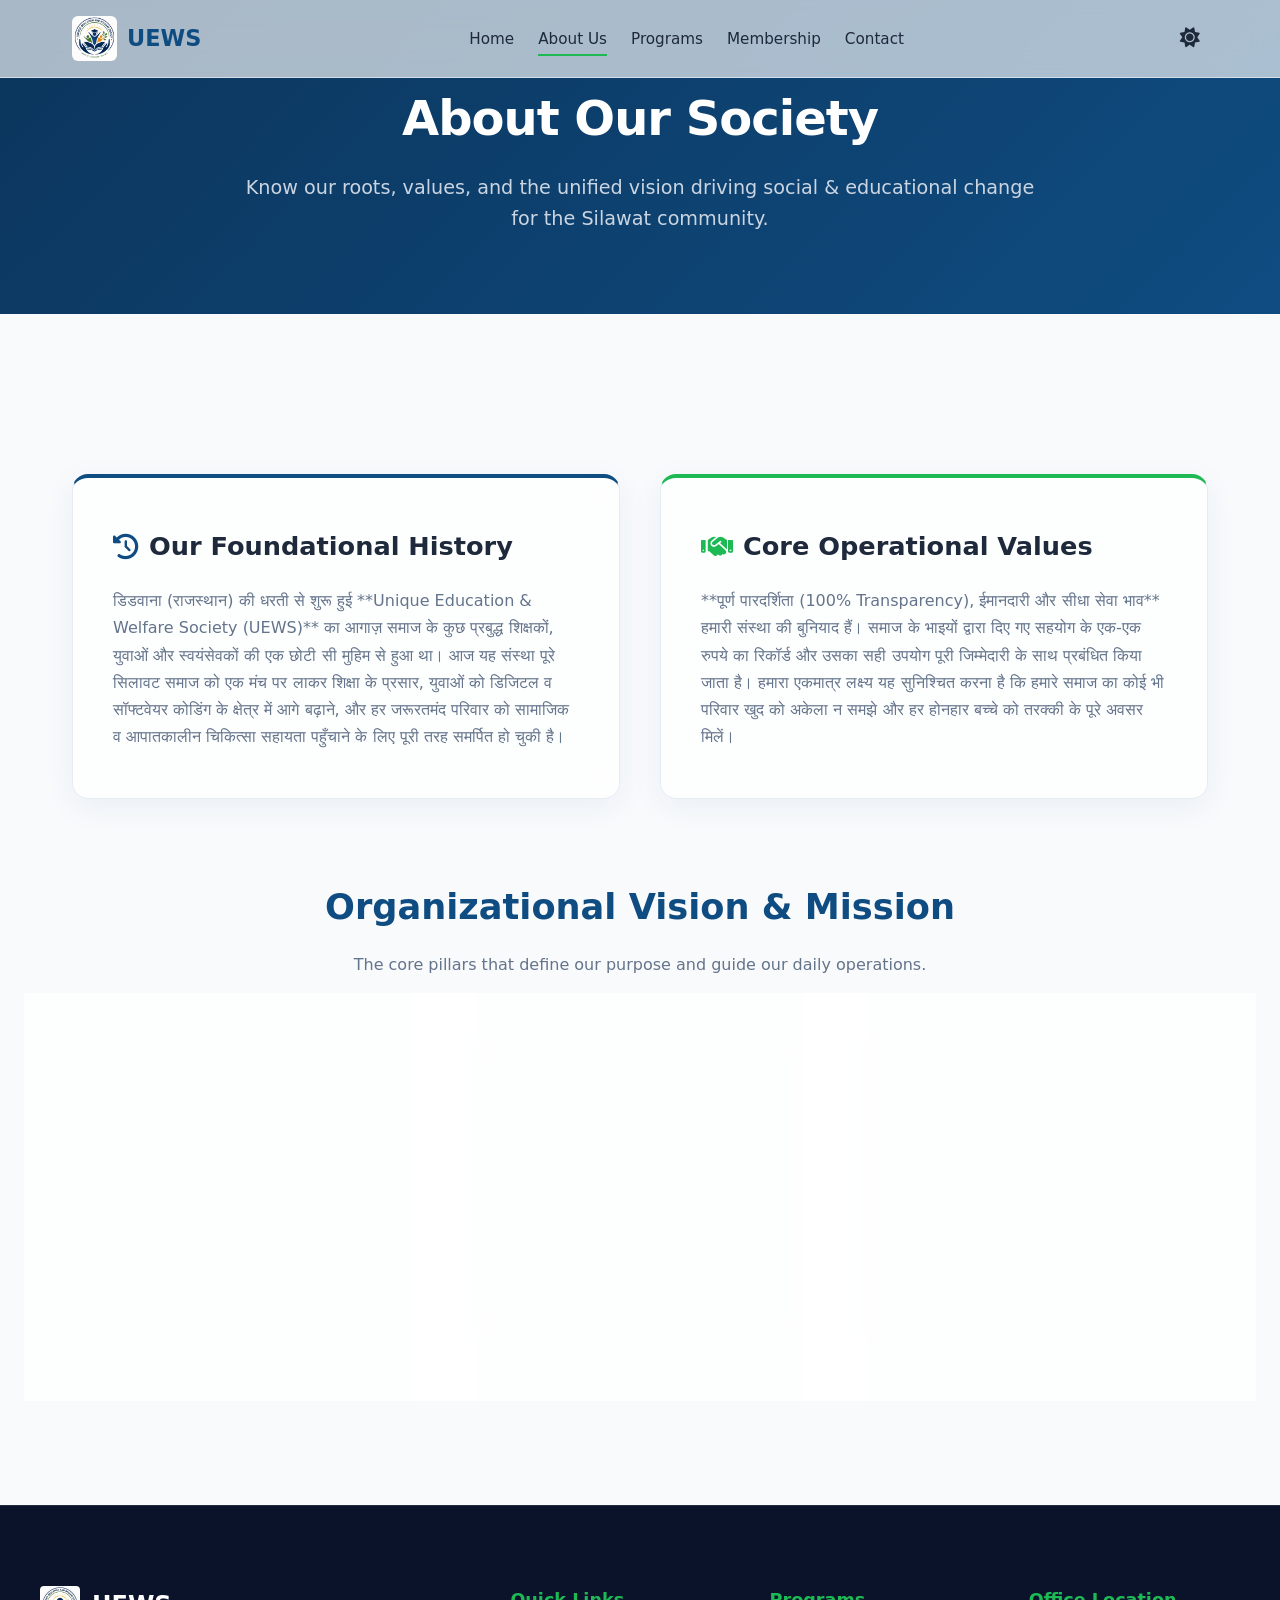
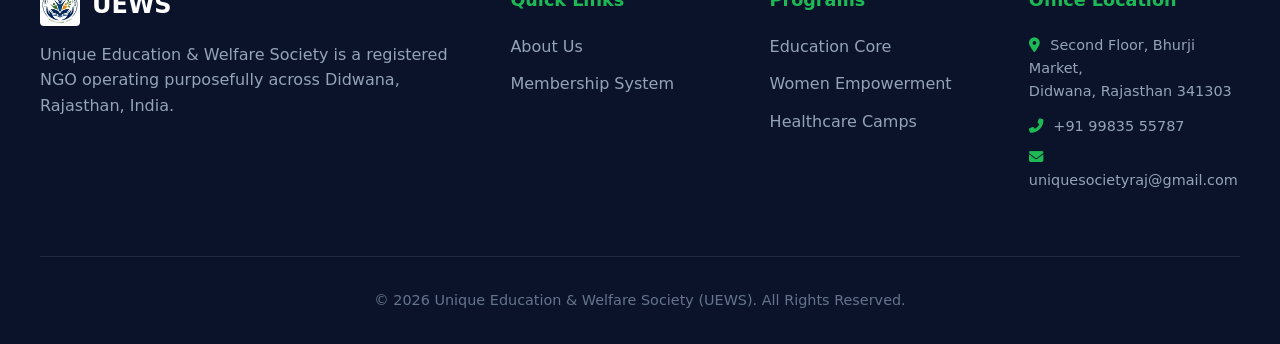
<file: about.html>
<!DOCTYPE html>
<html lang="en" data-theme="light">
<head>
    <meta charset="UTF-8">
    <meta name="viewport" content="width=device-width, initial-scale=1.0">
        <!-- Google tag (gtag.js) -->
<script async src="https://www.googletagmanager.com/gtag/js?id=G-8P75WFD43E"></script>
<script>
  window.dataLayer = window.dataLayer || [];
  function gtag(){dataLayer.push(arguments);}
  gtag('js', new Date());

  gtag('config', 'G-8P75WFD43E');
</script>
    <title>About Us | Unique Education & Welfare Society (UEWS)</title>
    <meta name="description" content="Discover the structural history, core pillars, corporate management team, and localized socio-economic vision framework of UEWS in Didwana.">
    <link rel="stylesheet" href="style.css">
    <link rel="stylesheet" href="https://cdnjs.cloudflare.com/ajax/libs/font-awesome/6.4.0/css/all.min.css">

    <link rel="icon" type="image/png" sizes="32x32" href="asset/cropped_circle_image.png">
    <link rel="icon" type="image/png" sizes="16x16" href="asset/cropped_circle_image.png">
    <link rel="apple-touch-icon" sizes="180x180" href="asset/cropped_circle_image.png">
</head>
<body>

<nav class="navbar">
        <div class="nav-container">
            <a href="index.html" class="brand" style="display: flex; align-items: center; gap: 10px;">
                <img src="/asset/uews-logo.png" alt="UEWS Logo" style="height: 45px; width: auto; border-radius: 6px; object-fit: cover;">
                <span style="font-weight: 700; color: var(--primary);">UEWS</span>
            </a>
            
            <ul class="nav-menu" id="navMenu">
                <li><a href="index.html" class="nav-link ">Home</a></li>
                <li><a href="about.html" class="nav-link active">About Us</a></li>
                <li><a href="programs.html" class="nav-link">Programs</a></li>
                <li><a href="membership.html" class="nav-link">Membership</a></li>
                <!-- <li><a href="blood-donation.html" class="nav-link">Blood Bank</a></li> -->
                <!-- <li><a href="gallery.html" class="nav-link">Gallery</a></li> -->
                <li><a href="contact.html" class="nav-link">Contact</a></li>
            </ul>
            <div class="nav-actions">
                <button id="themeToggle" class="theme-toggle" aria-label="Toggle Theme"><i class="fas fa-sun"></i></button>
                <button id="navToggle" class="nav-toggle" aria-label="Open Navigation Menu"><i class="fas fa-bars"></i></button>
            </div>
        </div>
    </nav>

    <div style="background: linear-gradient(135deg, #0B355C 0%, #0F4C81 100%); color: #ffffff; padding: 5rem 1rem; text-align: center; margin-bottom: 4rem;">
        <div style="max-width: 800px; margin: 0 auto;">
            <h1 style="font-size: 3rem; font-weight: 800; margin: 0 0 1rem 0; letter-spacing: -1px;">About Our Society</h1>
            <p style="color: #cbd5e1; font-size: 1.2rem; line-height: 1.6; margin: 0; font-weight: 400;">
                Know our roots, values, and the unified vision driving social & educational change for the Silawat community.
            </p>
        </div>
    </div>

    <main class="container">
        
        <section class="grid-2" style="margin-bottom: 5rem; gap: 2.5rem; align-items: stretch;">
            <div class="glass-panel about-story-card" style="padding: 3rem 2.5rem; border-radius: 16px; border-top: 4px solid var(--primary); background: var(--bg-card); transition: all 0.3s ease;">
            <h2 style="font-size: 1.6rem; font-weight: 800; margin-top: 0; margin-bottom: 1.25rem; display: flex; align-items: center; gap: 10px;">
    <i class="fas fa-history" style="color: var(--primary);"></i> Our Foundational History
</h2>
                <p style="color: var(--text-muted); font-size: 1rem; line-height: 1.7; margin: 0;">
                    डिडवाना (राजस्थान) की धरती से शुरू हुई **Unique Education & Welfare Society (UEWS)** का आगाज़ समाज के कुछ प्रबुद्ध शिक्षकों, युवाओं और स्वयंसेवकों की एक छोटी सी मुहिम से हुआ था। आज यह संस्था पूरे सिलावट समाज को एक मंच पर लाकर शिक्षा के प्रसार, युवाओं को डिजिटल व सॉफ्टवेयर कोडिंग के क्षेत्र में आगे बढ़ाने, और हर जरूरतमंद परिवार को सामाजिक व आपातकालीन चिकित्सा सहायता पहुँचाने के लिए पूरी तरह समर्पित हो चुकी है।
                </p>
            </div>
            
            <div class="glass-panel about-story-card" style="padding: 3rem 2.5rem; border-radius: 16px; border-top: 4px solid var(--secondary); background: var(--bg-card); transition: all 0.3s ease;">
       <h2 style="font-size: 1.6rem; font-weight: 800; margin-top: 0; margin-bottom: 1.25rem; display: flex; align-items: center; gap: 10px;">
    <i class="fas fa-handshake" style="color: var(--secondary);"></i> Core Operational Values
</h2>
                <p style="color: var(--text-muted); font-size: 1rem; line-height: 1.7; margin: 0;">
                    **पूर्ण पारदर्शिता (100% Transparency), ईमानदारी और सीधा सेवा भाव** हमारी संस्था की बुनियाद हैं। समाज के भाइयों द्वारा दिए गए सहयोग के एक-एक रुपये का रिकॉर्ड और उसका सही उपयोग पूरी जिम्मेदारी के साथ प्रबंधित किया जाता है। हमारा एकमात्र लक्ष्य यह सुनिश्चित करना है कि हमारे समाज का कोई भी परिवार खुद को अकेला न समझे और हर होनहार बच्चे को तरक्की के पूरे अवसर मिलें।
                </p>
            </div>
        </section>

        <section style="margin-bottom: 6rem;">
            <h2 class="section-title" style="font-size: 2.2rem; font-weight: 800;">Organizational Vision & Mission</h2>
            <p class="section-subtitle" style="margin-bottom: 3.5rem;">The core pillars that define our purpose and guide our daily operations.</p>
            
            <div class="grid-3" style="gap: 2rem;">
                <div class="glass-panel vision-hover-card" style="padding: 3rem 2rem; text-align: center; border-radius: 16px; background: var(--bg-card); transition: all 0.3s ease; border: 1px solid #e2e8f0;">
                    <div style="background: rgba(15,76,129,0.08); width: 70px; height: 70px; border-radius: 50%; display: flex; align-items: center; justify-content: center; margin: 0 auto 1.5rem;">
                        <i class="fas fa-bullseye" style="font-size: 2rem; color: var(--primary);"></i>
                    </div>
<h3 style="font-size: 1.35rem; font-weight: 800; margin-bottom: 0.75rem;">Our Mission</h3>
                    <p style="color: var(--text-muted); font-size: 0.95rem; line-height: 1.6; margin: 0;">
                        शिक्षा की कमी को दूर करना, समाज के गरीब व असहाय परिवारों की हर संभव सामाजिक मदद करना, और एक मजबूत इमरजेंसी नेटवर्क तैयार करना।
                    </p>
                </div>

                <div class="glass-panel vision-hover-card" style="padding: 3rem 2rem; text-align: center; border-radius: 16px; background: var(--bg-card); transition: all 0.3s ease; border: 1px solid #e2e8f0;">
                    <div style="background: rgba(29,185,84,0.08); width: 70px; height: 70px; border-radius: 50%; display: flex; align-items: center; justify-content: center; margin: 0 auto 1.5rem;">
                        <i class="fas fa-eye" style="font-size: 2rem; color: var(--secondary);"></i>
                    </div>
<h3 style="font-size: 1.35rem; font-weight: 800; margin-bottom: 0.75rem;">Our Vision</h3>
                    <p style="color: var(--text-muted); font-size: 0.95rem; line-height: 1.6; margin: 0;">
                        एक ऐसा आत्मनिर्भर सिलावट समाज बनाना, जहाँ तकनीकी व आधुनिक स्किल्स (जैसे सॉफ्टवेयर और आईटी) हर युवा तक पहुँचें और समाज सशक्त बने।
                    </p>
                </div>

                <div class="glass-panel vision-hover-card" style="padding: 3rem 2rem; text-align: center; border-radius: 16px; background: var(--bg-card); transition: all 0.3s ease; border: 1px solid #e2e8f0;">
                    <div style="background: rgba(244,180,0,0.08); width: 70px; height: 70px; border-radius: 50%; display: flex; align-items: center; justify-content: center; margin: 0 auto 1.5rem;">
                        <i class="fas fa-shield-alt" style="font-size: 2rem; color: var(--accent);"></i>
                    </div>
<h3 style="font-size: 1.35rem; font-weight: 800; margin-bottom: 0.75rem;">Core Objectives</h3>
                    <p style="color: var(--text-muted); font-size: 0.95rem; line-height: 1.6; margin: 0;">
                        100% साक्षरता हासिल करना, आपातकाल के लिए रक्तदाताओं (Blood Donors) की डायरेक्टरी बनाना, और महिलाओं को आत्मनिर्भर बनाना।
                    </p>
                </div>
            </div>
        </section>

    </main>
<footer class="footer">
        <div class="footer-grid">
            <div class="footer-brand">
                <div style="display: flex; align-items: center; gap: 12px; margin-bottom: 1rem;">
                    <img src="/asset/uews-logo.png" alt="UEWS Logo" style="height: 40px; width: auto; border-radius: 4px; object-fit: cover;">
                    <h4 style="margin: 0; font-size: 1.5rem; color: #ffffff;">UEWS</h4>
                </div>
                <p style="color: #94A3B8; margin-top: 0.5rem;">Unique Education & Welfare Society is a registered NGO operating purposefully across Didwana, Rajasthan, India.</p>
            </div>
            <div class="footer-col">
                <h5>Quick Links</h5>
                <ul>
                    <li><a href="about.html">About Us</a></li>
                    <li><a href="membership.html">Membership System</a></li>
                </ul>
            </div>
            <div class="footer-col">
                <h5>Programs</h5>
                <ul>
                    <li><a href="programs.html">Education Core</a></li>
                    <li><a href="programs.html">Women Empowerment</a></li>
                    <li><a href="programs.html">Healthcare Camps</a></li>
                </ul>
            </div>
            
            <div class="footer-col">
                <h5>Office Location</h5>
                <p style="color: #94A3B8; font-size: 0.9rem; margin-bottom: 0.75rem;">
                    <i class="fas fa-map-marker-alt" style="color: var(--secondary); margin-right: 6px;"></i> Second Floor, Bhurji Market,<br>Didwana, Rajasthan 341303
                </p>
                <p style="margin-bottom: 0.5rem; font-size: 0.9rem;">
                    <a href="tel:+919983555787" style="color: #94A3B8; text-decoration: none; transition: color 0.3s;" onmouseover="this.style.color='var(--secondary)'" onmouseout="this.style.color='#94A3B8'">
                        <i class="fas fa-phone-alt" style="color: var(--secondary); margin-right: 6px;"></i> +91 99835 55787
                    </a>
                </p>
                <p style="font-size: 0.9rem;">
                    <a href="mailto:uniquesocietyraj@gmail.com" style="color: #94A3B8; text-decoration: none; transition: color 0.3s;" onmouseover="this.style.color='var(--secondary)'" onmouseout="this.style.color='#94A3B8'">
                        <i class="fas fa-envelope" style="color: var(--secondary); margin-right: 6px;"></i> uniquesocietyraj@gmail.com
                    </a>
                </p>
            </div>
        </div>
        <div class="footer-bottom">
            <p>&copy; 2026 Unique Education & Welfare Society (UEWS). All Rights Reserved.</p>
        </div>
    </footer>

    <script src="script.js"></script>
</body>
</html>
</file>
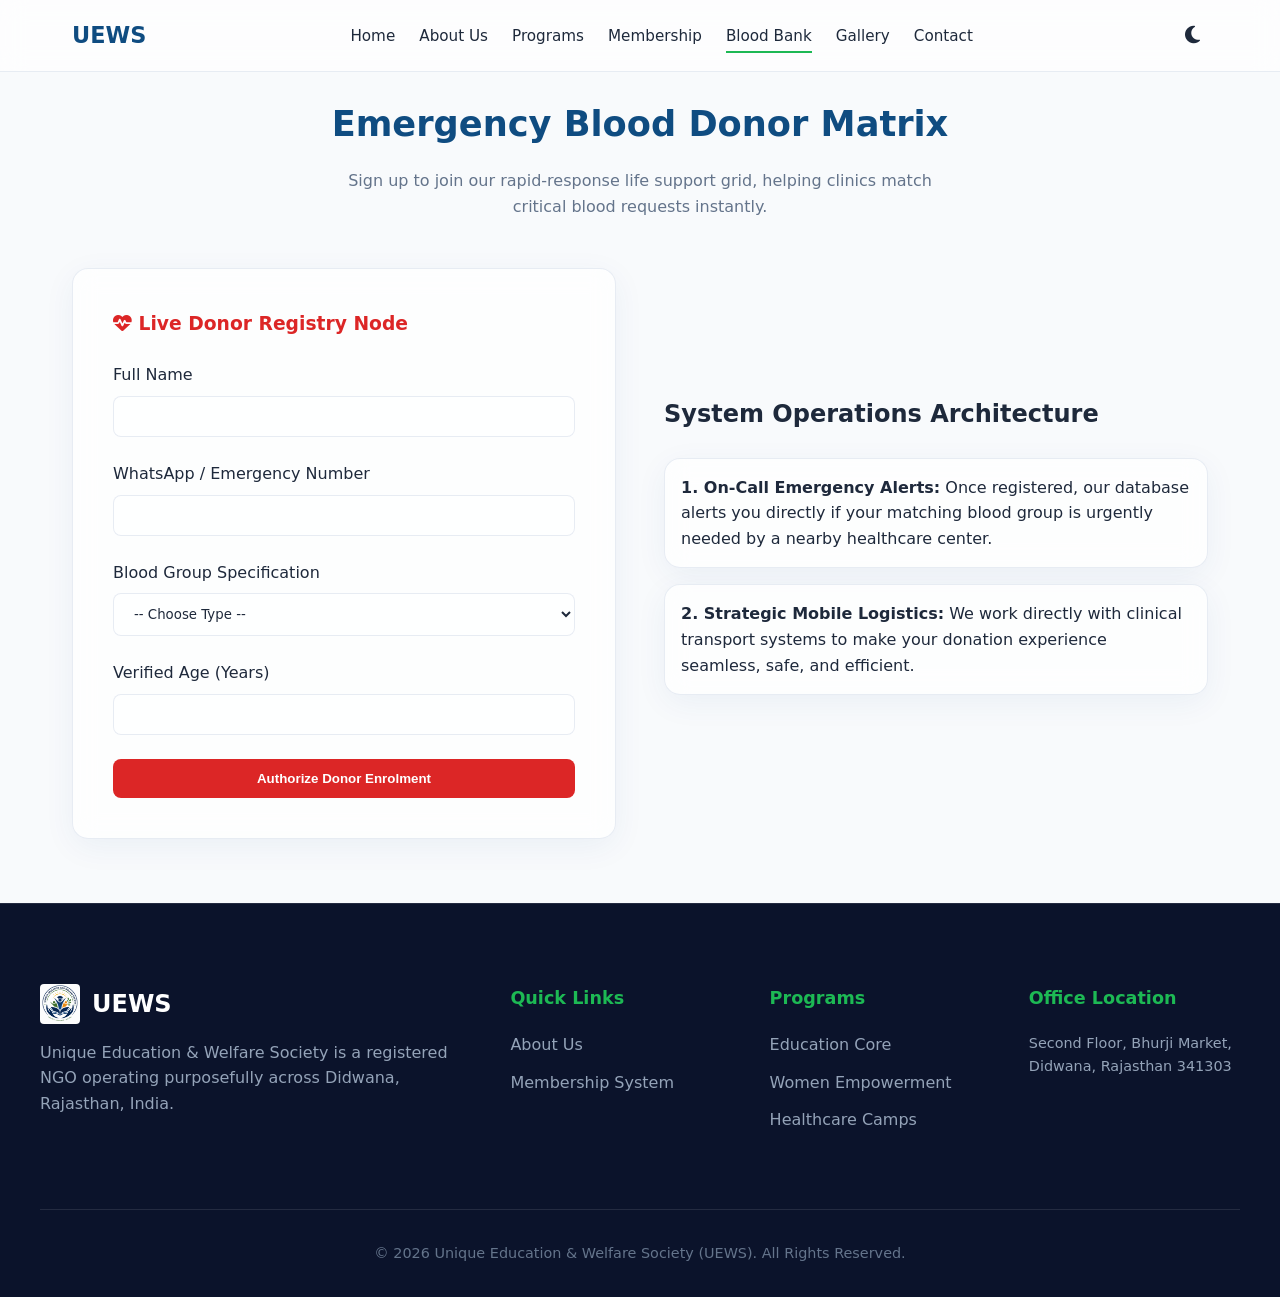
<file: blood-donation.html>
<!DOCTYPE html>
<html lang="en" data-theme="light">
<head>
    <meta charset="UTF-8">
    <meta name="viewport" content="width=device-width, initial-scale=1.0">
    <title>Emergency Blood Donor Network | UEWS Didwana</title>
    <meta name="description" content="Register as an authorized emergency blood donor. Bridge resource gaps instantly for clinical setups in the Nagaur district grid.">
    <link rel="stylesheet" href="style.css">
    <link rel="stylesheet" href="https://cdnjs.cloudflare.com/ajax/libs/font-awesome/6.4.0/css/all.min.css">
</head>
<body>

    <nav class="navbar">
        <div class="nav-container">
            <a href="index.html" class="brand">UEWS</a>
            <ul class="nav-menu" id="navMenu">
                <li><a href="index.html" class="nav-link">Home</a></li>
                <li><a href="about.html" class="nav-link">About Us</a></li>
                <li><a href="programs.html" class="nav-link">Programs</a></li>
                <li><a href="membership.html" class="nav-link">Membership</a></li>
                <li><a href="blood-donation.html" class="nav-link active">Blood Bank</a></li>
                <li><a href="gallery.html" class="nav-link">Gallery</a></li>
                <li><a href="contact.html" class="nav-link">Contact</a></li>
            </ul>
            <div class="nav-actions">
                <button id="themeToggle" class="theme-toggle"><i class="fas fa-moon"></i></button>
                <button id="navToggle" class="nav-toggle"><i class="fas fa-bars"></i></button>
            </div>
        </div>
    </nav>

    <main class="container">
        <h1 class="section-title">Emergency Blood Donor Matrix</h1>
        <p class="section-subtitle">Sign up to join our rapid-response life support grid, helping clinics match critical blood requests instantly.</p>

        <div class="grid-2">
            <div class="glass-panel" style="padding: 2.5rem;">
                <h3 style="margin-bottom: 1.5rem; color: #DC2626;"><i class="fas fa-heartbeat"></i> Live Donor Registry Node</h3>
                <form class="uews-form" data-lead-type="Blood Donor Request">
                    <div class="form-group">
                        <label for="donorName">Full Name</label>
                        <input type="text" id="donorName" name="name" class="form-control" required>
                    </div>
                    <div class="form-group">
                        <label for="donorPhone">WhatsApp / Emergency Number</label>
                        <input type="tel" id="donorPhone" name="phone" class="form-control" required>
                    </div>
                    <div class="form-group">
                        <label for="donorGroup">Blood Group Specification</label>
                        <select id="donorGroup" name="blood_group" class="form-control" required>
                            <option value="">-- Choose Type --</option>
                            <option value="A+">A+</option>
                            <option value="A-">A-</option>
                            <option value="B+">B+</option>
                            <option value="B-">B-</option>
                            <option value="O+">O+</option>
                            <option value="O-">O-</option>
                            <option value="AB+">AB+</option>
                            <option value="AB-">AB-</option>
                        </select>
                    </div>
                    <div class="form-group">
                        <label for="donorAge">Verified Age (Years)</label>
                        <input type="number" id="donorAge" name="age" class="form-control" min="18" max="65" required>
                    </div>
                    <button type="submit" class="btn btn-secondary" style="width: 100%; background: #DC2626;">Authorize Donor Enrolment</button>
                </form>
            </div>

            <div>
                <h2 style="margin-bottom: 1.5rem;">System Operations Architecture</h2>
                <div style="margin-bottom: 1rem;" class="glass-panel padding-box">
                    <p style="padding:1rem;"><strong>1. On-Call Emergency Alerts:</strong> Once registered, our database alerts you directly if your matching blood group is urgently needed by a nearby healthcare center.</p>
                </div>
                <div style="margin-bottom: 1rem;" class="glass-panel padding-box">
                    <p style="padding:1rem;"><strong>2. Strategic Mobile Logistics:</strong> We work directly with clinical transport systems to make your donation experience seamless, safe, and efficient.</p>
                </div>
            </div>
        </div>
    </main>

   <footer class="footer">
        <div class="footer-grid">
            <div class="footer-brand">
                <div style="display: flex; align-items: center; gap: 12px; margin-bottom: 1rem;">
                    <img src="/asset/uews-logo.png" alt="UEWS Logo" style="height: 40px; width: auto; border-radius: 4px; object-fit: cover;">
                    <h4 style="margin: 0; font-size: 1.5rem; color: #ffffff;">UEWS</h4>
                </div>
                <p style="color: #94A3B8; margin-top: 0.5rem;">Unique Education & Welfare Society is a registered NGO operating purposefully across Didwana, Rajasthan, India.</p>
            </div>
            <div class="footer-col">
                <h5>Quick Links</h5>
                <ul>
                    <li><a href="about.html">About Us</a></li>
                    <li><a href="membership.html">Membership System</a></li>
                </ul>
            </div>
            <div class="footer-col">
                <h5>Programs</h5>
                <ul>
                    <li><a href="programs.html">Education Core</a></li>
                    <li><a href="programs.html">Women Empowerment</a></li>
                    <li><a href="programs.html">Healthcare Camps</a></li>
                </ul>
            </div>
            <div class="footer-col">
                <h5>Office Location</h5>
                <p style="color: #94A3B8; font-size: 0.9rem;">Second Floor, Bhurji Market,<br>Didwana, Rajasthan 341303</p>
            </div>
        </div>
        <div class="footer-bottom">
            <p>&copy; 2026 Unique Education & Welfare Society (UEWS). All Rights Reserved.</p>
        </div>
    </footer>

    <script src="script.js"></script>
</body>
</html>
</file>
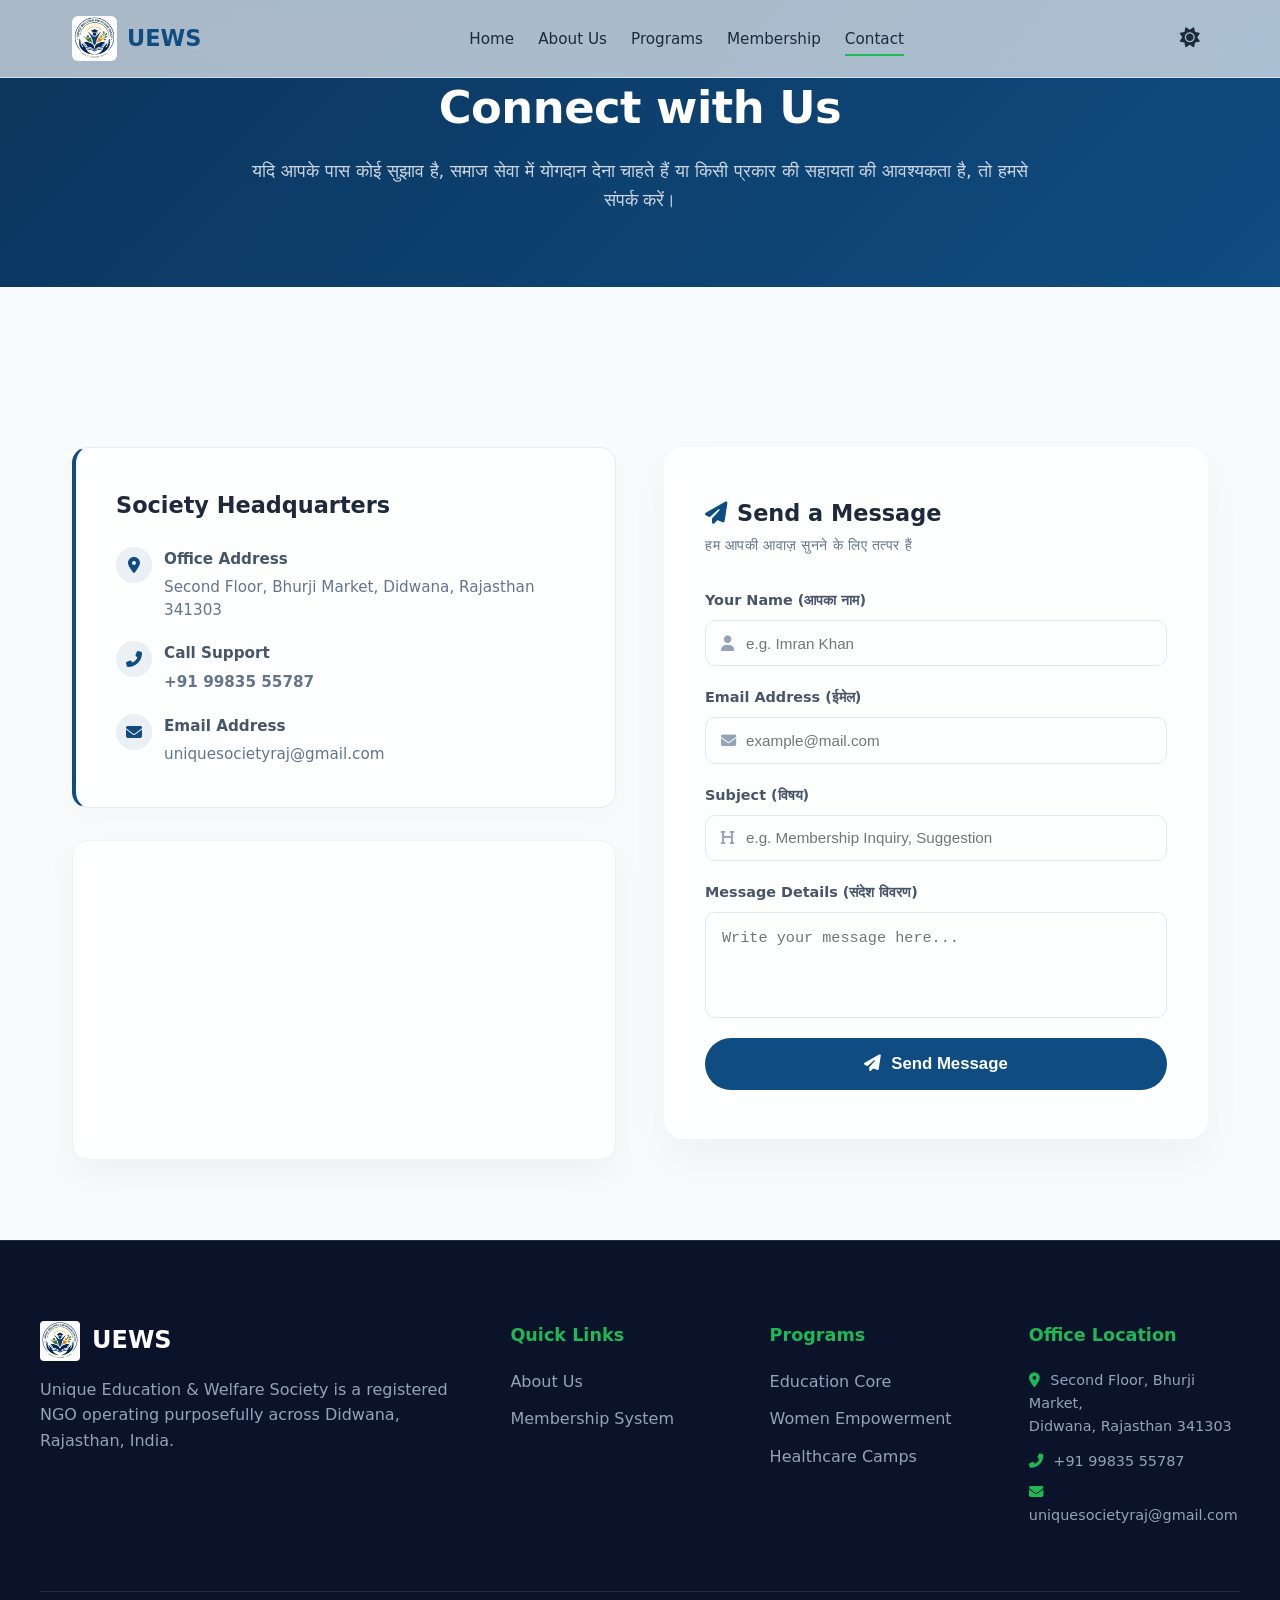
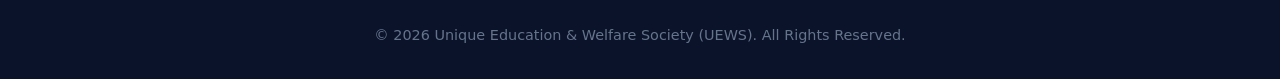
<file: contact.html>
<!DOCTYPE html>
<html lang="en" data-theme="light">
<head>
    <meta charset="UTF-8">
    <meta name="viewport" content="width=device-width, initial-scale=1.0">
        <!-- Google tag (gtag.js) -->
<script async src="https://www.googletagmanager.com/gtag/js?id=G-8P75WFD43E"></script>
<script>
  window.dataLayer = window.dataLayer || [];
  function gtag(){dataLayer.push(arguments);}
  gtag('js', new Date());

  gtag('config', 'G-8P75WFD43E');
</script>
    <title>Contact Us & Support Node | UEWS</title>
    <meta name="description" content="Reach out to the UEWS operational headquarters in Didwana. Submit inquiry forms, access verified phone channels, and view location mappings.">
    <link rel="stylesheet" href="style.css">
    <link rel="stylesheet" href="https://cdnjs.cloudflare.com/ajax/libs/font-awesome/6.4.0/css/all.min.css">

    <link rel="icon" type="image/png" sizes="32x32" href="asset/cropped_circle_image.png">
    <link rel="icon" type="image/png" sizes="16x16" href="asset/cropped_circle_image.png">
    <link rel="apple-touch-icon" sizes="180x180" href="asset/cropped_circle_image.png">
</head>
<body>

<nav class="navbar">
        <div class="nav-container">
            <a href="index.html" class="brand" style="display: flex; align-items: center; gap: 10px;">
                <img src="/asset/uews-logo.png" alt="UEWS Logo" style="height: 45px; width: auto; border-radius: 6px; object-fit: cover;">
                <span style="font-weight: 700; color: var(--primary);">UEWS</span>
            </a>
            
            <ul class="nav-menu" id="navMenu">
                <li><a href="index.html" class="nav-link ">Home</a></li>
                <li><a href="about.html" class="nav-link">About Us</a></li>
                <li><a href="programs.html" class="nav-link ">Programs</a></li>
                <li><a href="membership.html" class="nav-link">Membership</a></li>
                <!-- <li><a href="blood-donation.html" class="nav-link">Blood Bank</a></li> -->
                <!-- <li><a href="gallery.html" class="nav-link">Gallery</a></li> -->
                <li><a href="contact.html" class="nav-link active">Contact</a></li>
            </ul>
            <div class="nav-actions">
                <button id="themeToggle" class="theme-toggle" aria-label="Toggle Theme"><i class="fas fa-sun"></i></button>
                <button id="navToggle" class="nav-toggle" aria-label="Open Navigation Menu"><i class="fas fa-bars"></i></button>
            </div>
        </div>
    </nav>

<div style="background: linear-gradient(135deg, #0B355C 0%, #0F4C81 100%); color: #ffffff; padding: 4.5rem 1rem; text-align: center; margin-bottom: 4rem;">
        <div style="max-width: 800px; margin: 0 auto;">
            <h1 style="font-size: 2.8rem; font-weight: 800; margin: 0 0 0.75rem 0; letter-spacing: -0.5px;">Connect with Us</h1>
            <p style="color: #cbd5e1; font-size: 1.15rem; line-height: 1.6; margin: 0; font-weight: 400;">
                यदि आपके पास कोई सुझाव है, समाज सेवा में योगदान देना चाहते हैं या किसी प्रकार की सहायता की आवश्यकता है, तो हमसे संपर्क करें।
            </p>
        </div>
    </div>

    <main class="container" style="padding-bottom: 5rem;">
        <div class="grid-2" style="gap: 3rem; align-items: start;">
            
            <div style="display: flex; flex-direction: column; gap: 2rem;">
                
                <div class="glass-panel contact-info-card" style="padding: 2.5rem; border-radius: 16px; background: var(--bg-card); border-left: 4px solid var(--primary); box-shadow: 0 10px 30px rgba(0,0,0,0.02);">
                    <h3 style="margin-top: 0; margin-bottom: 1.5rem; font-size: 1.4rem; font-weight: 800; color: #1e293b;">Society Headquarters</h3>
                    
                    <div style="display: flex; flex-direction: column; gap: 1.25rem;">
                        <div style="display: flex; gap: 12px; align-items: start;">
                            <div style="background: rgba(15,76,129,0.08); width: 36px; height: 36px; border-radius: 50%; display: flex; align-items: center; justify-content: center; flex-shrink: 0;">
                                <i class="fas fa-map-marker-alt" style="color: var(--primary);"></i>
                            </div>
                            <div>
                                <h5 style="margin: 0 0 0.25rem 0; font-size: 0.95rem; font-weight: 700; color: #475569;">Office Address</h5>
                                <p style="margin: 0; color: var(--text-muted); font-size: 0.95rem; line-height: 1.5;">Second Floor, Bhurji Market, Didwana, Rajasthan 341303</p>
                            </div>
                        </div>

                        <div style="display: flex; gap: 12px; align-items: start;">
                            <div style="background: rgba(15,76,129,0.08); width: 36px; height: 36px; border-radius: 50%; display: flex; align-items: center; justify-content: center; flex-shrink: 0;">
                                <i class="fas fa-phone-alt" style="color: var(--primary);"></i>
                            </div>
                            <div>
                                <h5 style="margin: 0 0 0.25rem 0; font-size: 0.95rem; font-weight: 700; color: #475569;">Call Support</h5>
                                <p style="margin: 0; font-size: 0.95rem;"><a href="tel:+919983555787" style="color: var(--text-muted); text-decoration: none; font-weight: 600;">+91 99835 55787</a></p>
                            </div>
                        </div>

                        <div style="display: flex; gap: 12px; align-items: start;">
                            <div style="background: rgba(15,76,129,0.08); width: 36px; height: 36px; border-radius: 50%; display: flex; align-items: center; justify-content: center; flex-shrink: 0;">
                                <i class="fas fa-envelope" style="color: var(--primary);"></i>
                            </div>
                            <div>
                                <h5 style="margin: 0 0 0.25rem 0; font-size: 0.95rem; font-weight: 700; color: #475569;">Email Address</h5>
                                <p style="margin: 0; font-size: 0.95rem;"><a href="mailto:uniquesocietyraj@gmail.com" style="color: var(--text-muted); text-decoration: none;">uniquesocietyraj@gmail.com</a></p>
                            </div>
                        </div>
                    </div>
                </div>

                <div class="glass-panel" style="overflow: hidden; height: 320px; border-radius: 16px; box-shadow: 0 15px 35px rgba(0,0,0,0.04); border: 1px solid rgba(0,0,0,0.05);">
                    <iframe src="https://www.google.com/maps/embed?pb=!1m18!1m12!1m3!1d3540.334720970631!2d74.5645318!3d27.3982447!2m3!1f0!2f0!3f0!3m2!1i1024!2i768!4f13.1!3m3!1m2!1s0x0%3A0x0!2zMjd_MjMnNTMuNyJOIDc0XzMzJzUyLjMiRQ!5e0!3m2!1sen!2sin!4v1710000000000!5m2!1sen!2sin" width="100%" height="100%" style="border:0;" allowfullscreen="" loading="lazy" referrerpolicy="no-referrer-when-downgrade"></iframe>
                </div>
            </div>

            <div class="glass-panel contact-form-container" style="padding: 3rem 2.5rem; border-radius: 20px; background: var(--bg-card); box-shadow: 0 20px 40px rgba(0,0,0,0.04); border: 1px solid rgba(255,255,255,0.2);">
                <div style="margin-bottom: 2rem;">
                    <h3 style="margin: 0 0 0.25rem 0; font-size: 1.4rem; font-weight: 800; color: #1e293b; display: flex; align-items: center; gap: 10px;">
                        <i class="fas fa-paper-plane" style="color: var(--primary);"></i> Send a Message
                    </h3>
                    <p style="margin: 0; color: var(--text-muted); font-size: 0.85rem; text-transform: uppercase; letter-spacing: 0.5px;">हम आपकी आवाज़ सुनने के लिए तत्पर हैं</p>
                </div>

                <form id="contactForm" action="https://formspree.io/f/xnjykjlz" method="POST" style="display: flex; flex-direction: column; gap: 1.25rem;">
                    
                    <div class="form-group-contact">
                        <label for="contactName">Your Name (आपका नाम)</label>
                        <div class="input-icon-wrapper">
                            <i class="fas fa-user field-icon"></i>
                            <input type="text" id="contactName" name="Name" class="form-control-contact" placeholder="e.g. Imran Khan" required>
                        </div>
                    </div>

                    <div class="form-group-contact">
                        <label for="contactEmail">Email Address (ईमेल)</label>
                        <div class="input-icon-wrapper">
                            <i class="fas fa-envelope field-icon"></i>
                            <input type="email" id="contactEmail" name="Email" class="form-control-contact" placeholder="example@mail.com" required>
                        </div>
                    </div>

                    <div class="form-group-contact">
                        <label for="contactSubject">Subject (विषय)</label>
                        <div class="input-icon-wrapper">
                            <i class="fas fa-heading field-icon"></i>
                            <input type="text" id="contactSubject" name="Subject" class="form-control-contact" placeholder="e.g. Membership Inquiry, Suggestion" required>
                        </div>
                    </div>

                    <div class="form-group-contact">
                        <label for="contactMessage">Message Details (संदेश विवरण)</label>
                        <textarea id="contactMessage" name="Message" class="form-control-contact" rows="4" placeholder="Write your message here..." required style="padding: 1rem; height: auto; resize: none;"></textarea>
                    </div>

                    <button type="submit" class="btn btn-primary contact-submit-btn" style="width: 100%; font-weight: 800; padding: 1rem; font-size: 1.05rem; border-radius: 30px; display: inline-flex; align-items: center; justify-content: center; gap: 10px; transition: all 0.3s ease;">
                        <i class="fas fa-paper-plane"></i> Send Message
                    </button>
                </form>

                <p id="contactStatus" style="display:none; color: var(--secondary); margin-top: 1.5rem; font-weight: 700; text-align: center; font-size: 0.95rem;">
                    <i class="fas fa-check-circle"></i> Thank you! Your message has been sent successfully.
                </p>
            </div>

        </div>
    </main>

<footer class="footer">
        <div class="footer-grid">
            <div class="footer-brand">
                <div style="display: flex; align-items: center; gap: 12px; margin-bottom: 1rem;">
                    <img src="/asset/uews-logo.png" alt="UEWS Logo" style="height: 40px; width: auto; border-radius: 4px; object-fit: cover;">
                    <h4 style="margin: 0; font-size: 1.5rem; color: #ffffff;">UEWS</h4>
                </div>
                <p style="color: #94A3B8; margin-top: 0.5rem;">Unique Education & Welfare Society is a registered NGO operating purposefully across Didwana, Rajasthan, India.</p>
            </div>
            <div class="footer-col">
                <h5>Quick Links</h5>
                <ul>
                    <li><a href="about.html">About Us</a></li>
                    <li><a href="membership.html">Membership System</a></li>
                </ul>
            </div>
            <div class="footer-col">
                <h5>Programs</h5>
                <ul>
                    <li><a href="programs.html">Education Core</a></li>
                    <li><a href="programs.html">Women Empowerment</a></li>
                    <li><a href="programs.html">Healthcare Camps</a></li>
                </ul>
            </div>
            
            <div class="footer-col">
                <h5>Office Location</h5>
                <p style="color: #94A3B8; font-size: 0.9rem; margin-bottom: 0.75rem;">
                    <i class="fas fa-map-marker-alt" style="color: var(--secondary); margin-right: 6px;"></i> Second Floor, Bhurji Market,<br>Didwana, Rajasthan 341303
                </p>
                <p style="margin-bottom: 0.5rem; font-size: 0.9rem;">
                    <a href="tel:+919983555787" style="color: #94A3B8; text-decoration: none; transition: color 0.3s;" onmouseover="this.style.color='var(--secondary)'" onmouseout="this.style.color='#94A3B8'">
                        <i class="fas fa-phone-alt" style="color: var(--secondary); margin-right: 6px;"></i> +91 99835 55787
                    </a>
                </p>
                <p style="font-size: 0.9rem;">
                    <a href="mailto:uniquesocietyraj@gmail.com" style="color: #94A3B8; text-decoration: none; transition: color 0.3s;" onmouseover="this.style.color='var(--secondary)'" onmouseout="this.style.color='#94A3B8'">
                        <i class="fas fa-envelope" style="color: var(--secondary); margin-right: 6px;"></i> uniquesocietyraj@gmail.com
                    </a>
                </p>
            </div>
        </div>
        <div class="footer-bottom">
            <p>&copy; 2026 Unique Education & Welfare Society (UEWS). All Rights Reserved.</p>
        </div>
    </footer>

    <script src="script.js"></script>
</body>
</html>
</file>
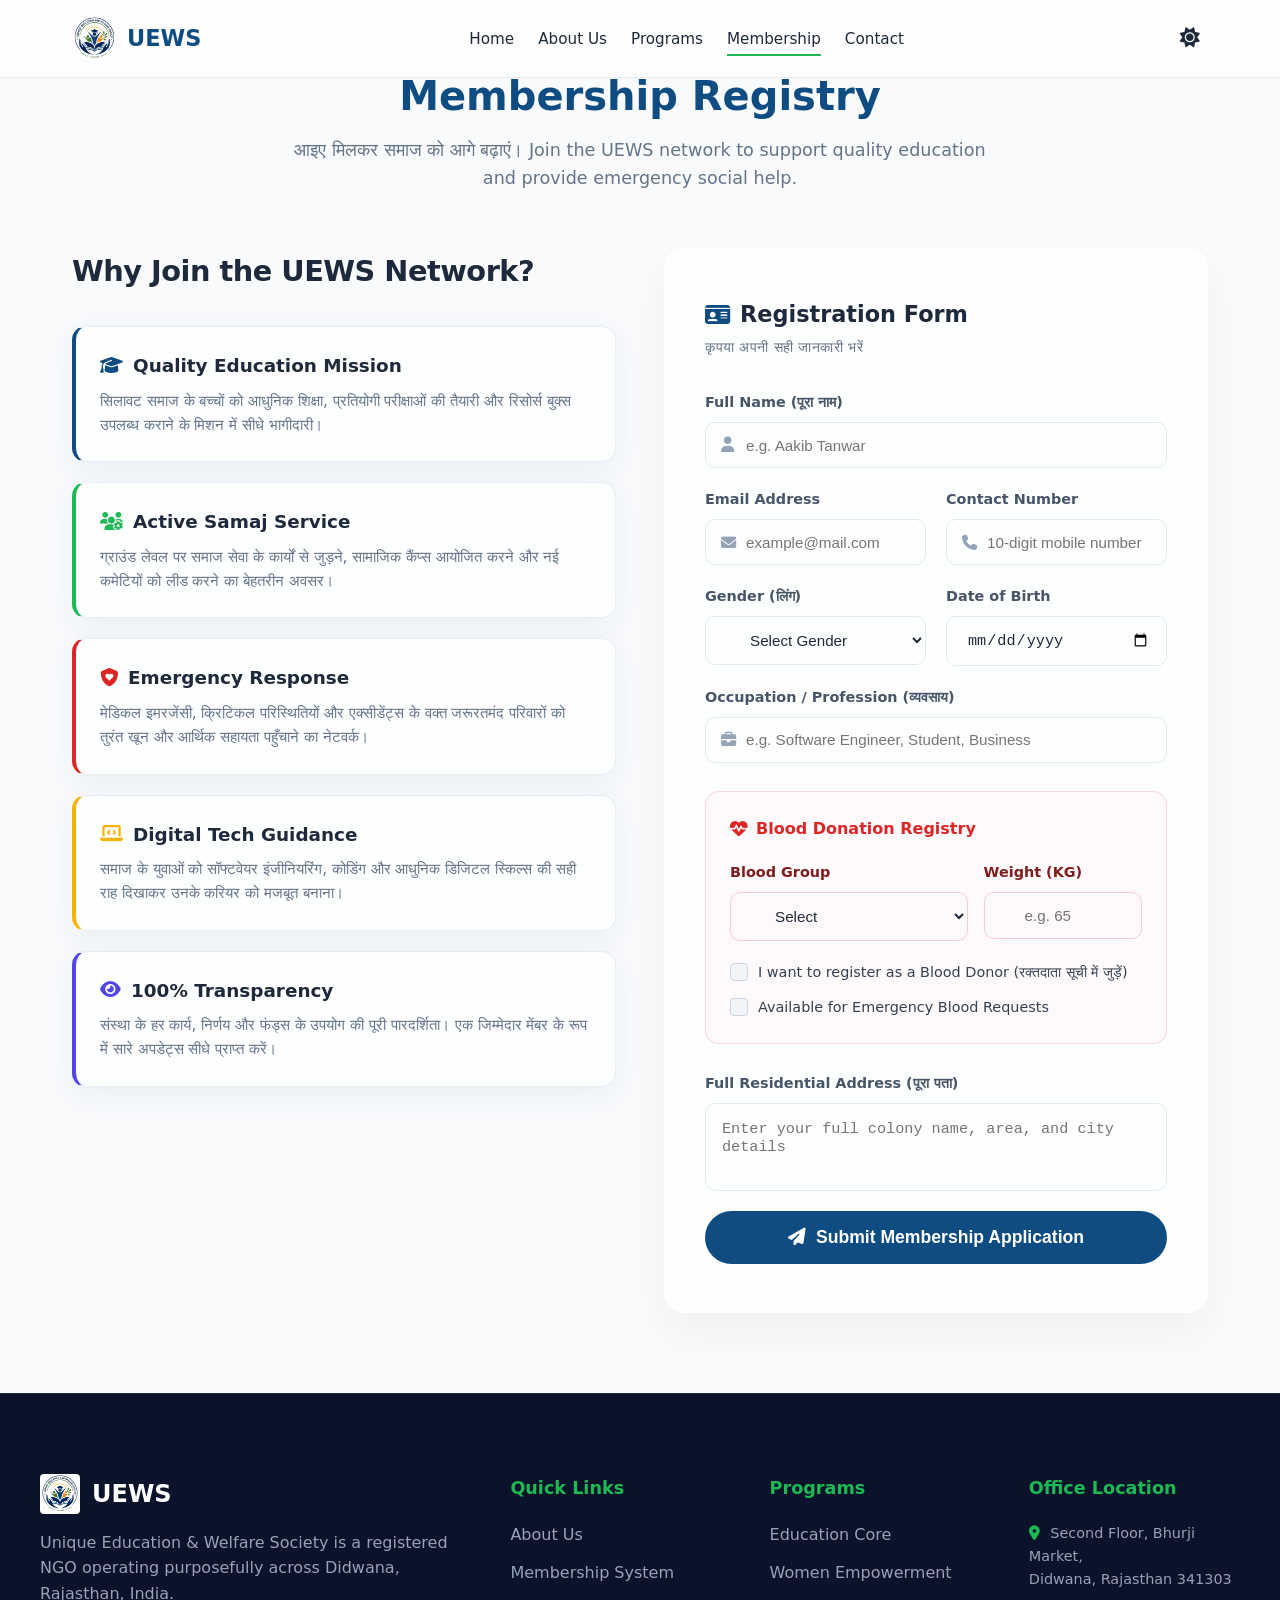
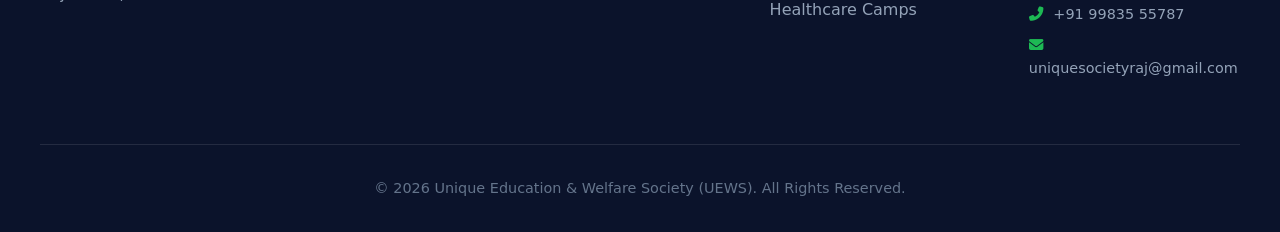
<file: membership.html>
<!DOCTYPE html>
<html lang="en" data-theme="light">
<head>
    <meta charset="UTF-8">
    <meta name="viewport" content="width=device-width, initial-scale=1.0">
        <!-- Google tag (gtag.js) -->
<script async src="https://www.googletagmanager.com/gtag/js?id=G-8P75WFD43E"></script>
<script>
  window.dataLayer = window.dataLayer || [];
  function gtag(){dataLayer.push(arguments);}
  gtag('js', new Date());

  gtag('config', 'G-8P75WFD43E');
</script>
    <title>Membership Management System | UEWS</title>
    <meta name="description" content="Apply to join the Unique Education & Welfare Society. Complete our secure registration node to become an authorized community development member.">
    <link rel="stylesheet" href="style.css">
    <link rel="stylesheet" href="https://cdnjs.cloudflare.com/ajax/libs/font-awesome/6.4.0/css/all.min.css">

    <link rel="icon" type="image/png" sizes="32x32" href="asset/cropped_circle_image.png">
    <link rel="icon" type="image/png" sizes="16x16" href="asset/cropped_circle_image.png">
    <link rel="apple-touch-icon" sizes="180x180" href="asset/cropped_circle_image.png">
</head>
<body>
<nav class="navbar">
        <div class="nav-container">
            <a href="index.html" class="brand" style="display: flex; align-items: center; gap: 10px;">
                <img src="/asset/uews-logo.png" alt="UEWS Logo" style="height: 45px; width: auto; border-radius: 6px; object-fit: cover;">
                <span style="font-weight: 700; color: var(--primary);">UEWS</span>
            </a>
            
            <ul class="nav-menu" id="navMenu">
                <li><a href="index.html" class="nav-link ">Home</a></li>
                <li><a href="about.html" class="nav-link">About Us</a></li>
                <li><a href="programs.html" class="nav-link ">Programs</a></li>
                <li><a href="membership.html" class="nav-link active">Membership</a></li>
                <!-- <li><a href="blood-donation.html" class="nav-link">Blood Bank</a></li> -->
                <!-- <li><a href="gallery.html" class="nav-link">Gallery</a></li> -->
                <li><a href="contact.html" class="nav-link">Contact</a></li>
            </ul>
            <div class="nav-actions">
                <button id="themeToggle" class="theme-toggle" aria-label="Toggle Theme"><i class="fas fa-sun"></i></button>
                <button id="navToggle" class="nav-toggle" aria-label="Open Navigation Menu"><i class="fas fa-bars"></i></button>
            </div>
        </div>
    </nav>

 <main class="container" style="padding-top: 4rem; padding-bottom: 5rem;">
        
        <div style="text-align: center; max-width: 700px; margin: 0 auto 3.5rem auto;">
            <h1 class="section-title" style="font-size: 2.5rem; font-weight: 800; margin-bottom: 0.5rem;">Membership Registry</h1>
            <p style="color: var(--text-muted); font-size: 1.1rem; line-height: 1.6;">
                आइए मिलकर समाज को आगे बढ़ाएं। Join the UEWS network to support quality education and provide emergency social help.
            </p>
        </div>

        <div class="grid-2" style="gap: 3rem; align-items: start;">
            
<div style="position: sticky; top: 40px;">
                <h2 style="margin-bottom: 2rem; font-size: 1.8rem; font-weight: 800;letter-spacing: -0.5px;">Why Join the UEWS Network?</h2>
                
                <div class="glass-panel benefit-item-card" style="padding: 1.5rem; margin-bottom: 1.25rem; border-radius: 14px; border-left: 4px solid var(--primary); background: var(--bg-card); transition: all 0.3s ease;">
                    <h4 style="margin: 0 0 0.5rem 0; font-size: 1.15rem; font-weight: 700;  display: flex; align-items: center; gap: 10px;">
                        <i class="fas fa-graduation-cap" style="color: var(--primary);"></i> Quality Education Mission
                    </h4>
                    <p style="color: var(--text-muted); font-size: 0.95rem; margin: 0; line-height: 1.6;">
                        सिलावट समाज के बच्चों को आधुनिक शिक्षा, प्रतियोगी परीक्षाओं की तैयारी और रिसोर्स बुक्स उपलब्ध कराने के मिशन में सीधे भागीदारी।
                    </p>
                </div>
                
                <div class="glass-panel benefit-item-card" style="padding: 1.5rem; margin-bottom: 1.25rem; border-radius: 14px; border-left: 4px solid var(--secondary); background: var(--bg-card); transition: all 0.3s ease;">
                    <h4 style="margin: 0 0 0.5rem 0; font-size: 1.15rem; font-weight: 700;  display: flex; align-items: center; gap: 10px;">
                        <i class="fas fa-users-cog" style="color: var(--secondary);"></i> Active Samaj Service
                    </h4>
                    <p style="color: var(--text-muted); font-size: 0.95rem; margin: 0; line-height: 1.6;">
                        ग्राउंड लेवल पर समाज सेवा के कार्यों से जुड़ने, सामाजिक कैंप्स आयोजित करने और नई कमेटियों को लीड करने का बेहतरीन अवसर।
                    </p>
                </div>

                <div class="glass-panel benefit-item-card" style="padding: 1.5rem; margin-bottom: 1.25rem; border-radius: 14px; border-left: 4px solid #dc2626; background: var(--bg-card); transition: all 0.3s ease;">
                    <h4 style="margin: 0 0 0.5rem 0; font-size: 1.15rem; font-weight: 700;  display: flex; align-items: center; gap: 10px;">
                        <i class="fas fa-shield-heart" style="color: #dc2626;"></i> Emergency Response
                    </h4>
                    <p style="color: var(--text-muted); font-size: 0.95rem; margin: 0; line-height: 1.6;">
                        मेडिकल इमरजेंसी, क्रिटिकल परिस्थितियों और एक्सीडेंट्स के वक्त जरूरतमंद परिवारों को तुरंत खून और आर्थिक सहायता पहुँचाने का नेटवर्क।
                    </p>
                </div>

                <div class="glass-panel benefit-item-card" style="padding: 1.5rem; margin-bottom: 1.25rem; border-radius: 14px; border-left: 4px solid var(--accent); background: var(--bg-card); transition: all 0.3s ease;">
                    <h4 style="margin: 0 0 0.5rem 0; font-size: 1.15rem; font-weight: 700;  display: flex; align-items: center; gap: 10px;">
                        <i class="fas fa-laptop-code" style="color: var(--accent);"></i> Digital Tech Guidance
                    </h4>
                    <p style="color: var(--text-muted); font-size: 0.95rem; margin: 0; line-height: 1.6;">
                        समाज के युवाओं को सॉफ्टवेयर इंजीनियरिंग, कोडिंग और आधुनिक डिजिटल स्किल्स की सही राह दिखाकर उनके करियर को मजबूत बनाना।
                    </p>
                </div>

                <div class="glass-panel benefit-item-card" style="padding: 1.5rem; border-radius: 14px; border-left: 4px solid #4f46e5; background: var(--bg-card); transition: all 0.3s ease;">
                    <h4 style="margin: 0 0 0.5rem 0; font-size: 1.15rem; font-weight: 700;  display: flex; align-items: center; gap: 10px;">
                        <i class="fas fa-eye" style="color: #4f46e5;"></i> 100% Transparency
                    </h4>
                    <p style="color: var(--text-muted); font-size: 0.95rem; margin: 0; line-height: 1.6;">
                        संस्था के हर कार्य, निर्णय और फंड्स के उपयोग की पूरी पारदर्शिता। एक जिम्मेदार मेंबर के रूप में सारे अपडेट्स सीधे प्राप्त करें।
                    </p>
                </div>
            </div>

            <div class="glass-panel form-container-card" style="padding: 3rem 2.5rem; border-radius: 20px; background: var(--bg-card); box-shadow: 0 20px 40px rgba(0,0,0,0.04); border: 1px solid rgba(255,255,255,0.2);">
                <div style="margin-bottom: 2rem;">
                    <h3 style="margin: 0 0 0.25rem 0; font-size: 1.4rem; font-weight: 800;  display: flex; align-items: center; gap: 10px;">
                        <i class="fas fa-id-card" style="color: var(--primary);"></i> Registration Form
                    </h3>
                    <p style="margin: 0; color: var(--text-muted); font-size: 0.85rem; text-transform: uppercase; letter-spacing: 0.5px;">कृपया अपनी सही जानकारी भरें</p>
                </div>
                
                <form action="https://formspree.io/f/xykaqkeq" method="POST" style="display: flex; flex-direction: column; gap: 1.25rem;">
                    
                    <div class="form-group-custom">
                        <label for="memberName">Full Name (पूरा नाम)</label>
                        <div class="input-with-icon">
                            <i class="fas fa-user icon-placeholder"></i>
                            <input type="text" id="memberName" name="name" class="form-control-custom" placeholder="e.g. Aakib Tanwar" required>
                        </div>
                    </div>
                    
                    <div style="display: grid; grid-template-columns: 1fr 1fr; gap: 1.25rem;" class="form-responsive-row">
                        <div class="form-group-custom">
                            <label for="memberEmail">Email Address</label>
                            <div class="input-with-icon">
                                <i class="fas fa-envelope icon-placeholder"></i>
                                <input type="email" id="memberEmail" name="email" class="form-control-custom" placeholder="example@mail.com" required>
                            </div>
                        </div>
                        <div class="form-group-custom">
                            <label for="memberPhone">Contact Number</label>
                            <div class="input-with-icon">
                                <i class="fas fa-phone icon-placeholder"></i>
                                <input type="tel" id="memberPhone" name="phone" pattern="[0-9]{10}" class="form-control-custom" placeholder="10-digit mobile number" required>
                            </div>
                        </div>
                    </div>

                    <div style="display: grid; grid-template-columns: 1fr 1fr; gap: 1.25rem;" class="form-responsive-row">
                        <div class="form-group-custom">
                            <label for="memberGender">Gender (लिंग)</label>
                            <select id="memberGender" name="gender" class="form-control-custom" required style="padding-left: 2.5rem;">
                                <option value="" disabled selected>Select Gender</option>
                                <option value="male">Male</option>
                                <option value="female">Female</option>
                                <option value="other">Other</option>
                            </select>
                        </div>
                        <div class="form-group-custom">
                            <label for="memberDOB">Date of Birth</label>
                            <input type="date" id="memberDOB" name="dateOfBirth" class="form-control-custom" required style="padding-left: 1.25rem;">
                        </div>
                    </div>

                    <div class="form-group-custom">
                        <label for="memberOccupation">Occupation / Profession (व्यवसाय)</label>
                        <div class="input-with-icon">
                            <i class="fas fa-briefcase icon-placeholder"></i>
                            <input type="text" id="memberOccupation" name="occupation" class="form-control-custom" placeholder="e.g. Software Engineer, Student, Business" required>
                        </div>
                    </div>

                    <div class="blood-registry-box" style="background: rgba(220, 38, 38, 0.02); padding: 1.5rem; border-radius: 14px; border: 1px solid rgba(220, 38, 38, 0.15); margin: 0.5rem 0;">
                        <h5 style="margin-top: 0; margin-bottom: 1.25rem; color: #dc2626; font-size: 1rem; font-weight: 800; display: flex; align-items: center; gap: 8px;">
                            <i class="fas fa-heartbeat animate-pulse-heart" style="font-size: 1.1rem;"></i> Blood Donation Registry
                        </h5>
                        
                        <div style="display: grid; grid-template-columns: 1.2fr 0.8fr; gap: 1rem; margin-bottom: 1.25rem;">
                            <div class="form-group-custom">
                                <label for="memberBloodGroup" style="color: #7f1d1d;">Blood Group</label>
                                <select id="memberBloodGroup" name="bloodGroup" class="form-control-custom" required style="border-color: rgba(220, 38, 38, 0.2);">
                                    <option value="" disabled selected>Select</option>
                                    <option value="A+">A+</option>
                                    <option value="A-">A-</option>
                                    <option value="B+">B+</option>
                                    <option value="B-">B-</option>
                                    <option value="AB+">AB+</option>
                                    <option value="AB-">AB-</option>
                                    <option value="O+">O+</option>
                                    <option value="O-">O-</option>
                                </select>
                            </div>
                            <div class="form-group-custom">
                                <label for="memberWeight" style="color: #7f1d1d;">Weight (KG)</label>
                                <input type="number" id="memberWeight" name="weight" min="30" max="150" class="form-control-custom" placeholder="e.g. 65" style="border-color: rgba(220, 38, 38, 0.2);">
                            </div>
                        </div>

                        <div style="display: flex; flex-direction: column; gap: 0.75rem;">
                            <label class="checkbox-container">
                                <input type="checkbox" name="isBloodDonor" value="true"> 
                                <span class="checkmark"></span>
                                I want to register as a Blood Donor (रक्तदाता सूची में जुड़ें)
                            </label>
                            <label class="checkbox-container">
                                <input type="checkbox" name="availableForBlood" value="true"> 
                                <span class="checkmark"></span>
                                Available for Emergency Blood Requests
                            </label>
                        </div>
                    </div>

                    <div class="form-group-custom">
                        <label for="memberAddress">Full Residential Address (पूरा पता)</label>
                        <textarea id="memberAddress" name="address" class="form-control-custom" rows="3" placeholder="Enter your full colony name, area, and city details" required style="padding: 1rem; height: auto; resize: none;"></textarea>
                    </div>

                    <button type="submit" class="btn btn-primary submit-membership-btn" style="width: 100%; font-weight: 800; padding: 1rem; font-size: 1.1rem; border-radius: 30px; display: inline-flex; align-items: center; justify-content: center; gap: 10px; transition: all 0.3s ease;">
                        <i class="fas fa-paper-plane"></i> Submit Membership Application
                    </button>
                </form>
            </div>
        </div>
    </main>
<footer class="footer">
        <div class="footer-grid">
            <div class="footer-brand">
                <div style="display: flex; align-items: center; gap: 12px; margin-bottom: 1rem;">
                    <img src="/asset/uews-logo.png" alt="UEWS Logo" style="height: 40px; width: auto; border-radius: 4px; object-fit: cover;">
                    <h4 style="margin: 0; font-size: 1.5rem; color: #ffffff;">UEWS</h4>
                </div>
                <p style="color: #94A3B8; margin-top: 0.5rem;">Unique Education & Welfare Society is a registered NGO operating purposefully across Didwana, Rajasthan, India.</p>
            </div>
            <div class="footer-col">
                <h5>Quick Links</h5>
                <ul>
                    <li><a href="about.html">About Us</a></li>
                    <li><a href="membership.html">Membership System</a></li>
                </ul>
            </div>
            <div class="footer-col">
                <h5>Programs</h5>
                <ul>
                    <li><a href="programs.html">Education Core</a></li>
                    <li><a href="programs.html">Women Empowerment</a></li>
                    <li><a href="programs.html">Healthcare Camps</a></li>
                </ul>
            </div>
            
            <div class="footer-col">
                <h5>Office Location</h5>
                <p style="color: #94A3B8; font-size: 0.9rem; margin-bottom: 0.75rem;">
                    <i class="fas fa-map-marker-alt" style="color: var(--secondary); margin-right: 6px;"></i> Second Floor, Bhurji Market,<br>Didwana, Rajasthan 341303
                </p>
                <p style="margin-bottom: 0.5rem; font-size: 0.9rem;">
                    <a href="tel:+919983555787" style="color: #94A3B8; text-decoration: none; transition: color 0.3s;" onmouseover="this.style.color='var(--secondary)'" onmouseout="this.style.color='#94A3B8'">
                        <i class="fas fa-phone-alt" style="color: var(--secondary); margin-right: 6px;"></i> +91 99835 55787
                    </a>
                </p>
                <p style="font-size: 0.9rem;">
                    <a href="mailto:uniquesocietyraj@gmail.com" style="color: #94A3B8; text-decoration: none; transition: color 0.3s;" onmouseover="this.style.color='var(--secondary)'" onmouseout="this.style.color='#94A3B8'">
                        <i class="fas fa-envelope" style="color: var(--secondary); margin-right: 6px;"></i> uniquesocietyraj@gmail.com
                    </a>
                </p>
            </div>
        </div>
        <div class="footer-bottom">
            <p>&copy; 2026 Unique Education & Welfare Society (UEWS). All Rights Reserved.</p>
        </div>
    </footer>

    <script src="script.js"></script>
</body>
</html>
</file>
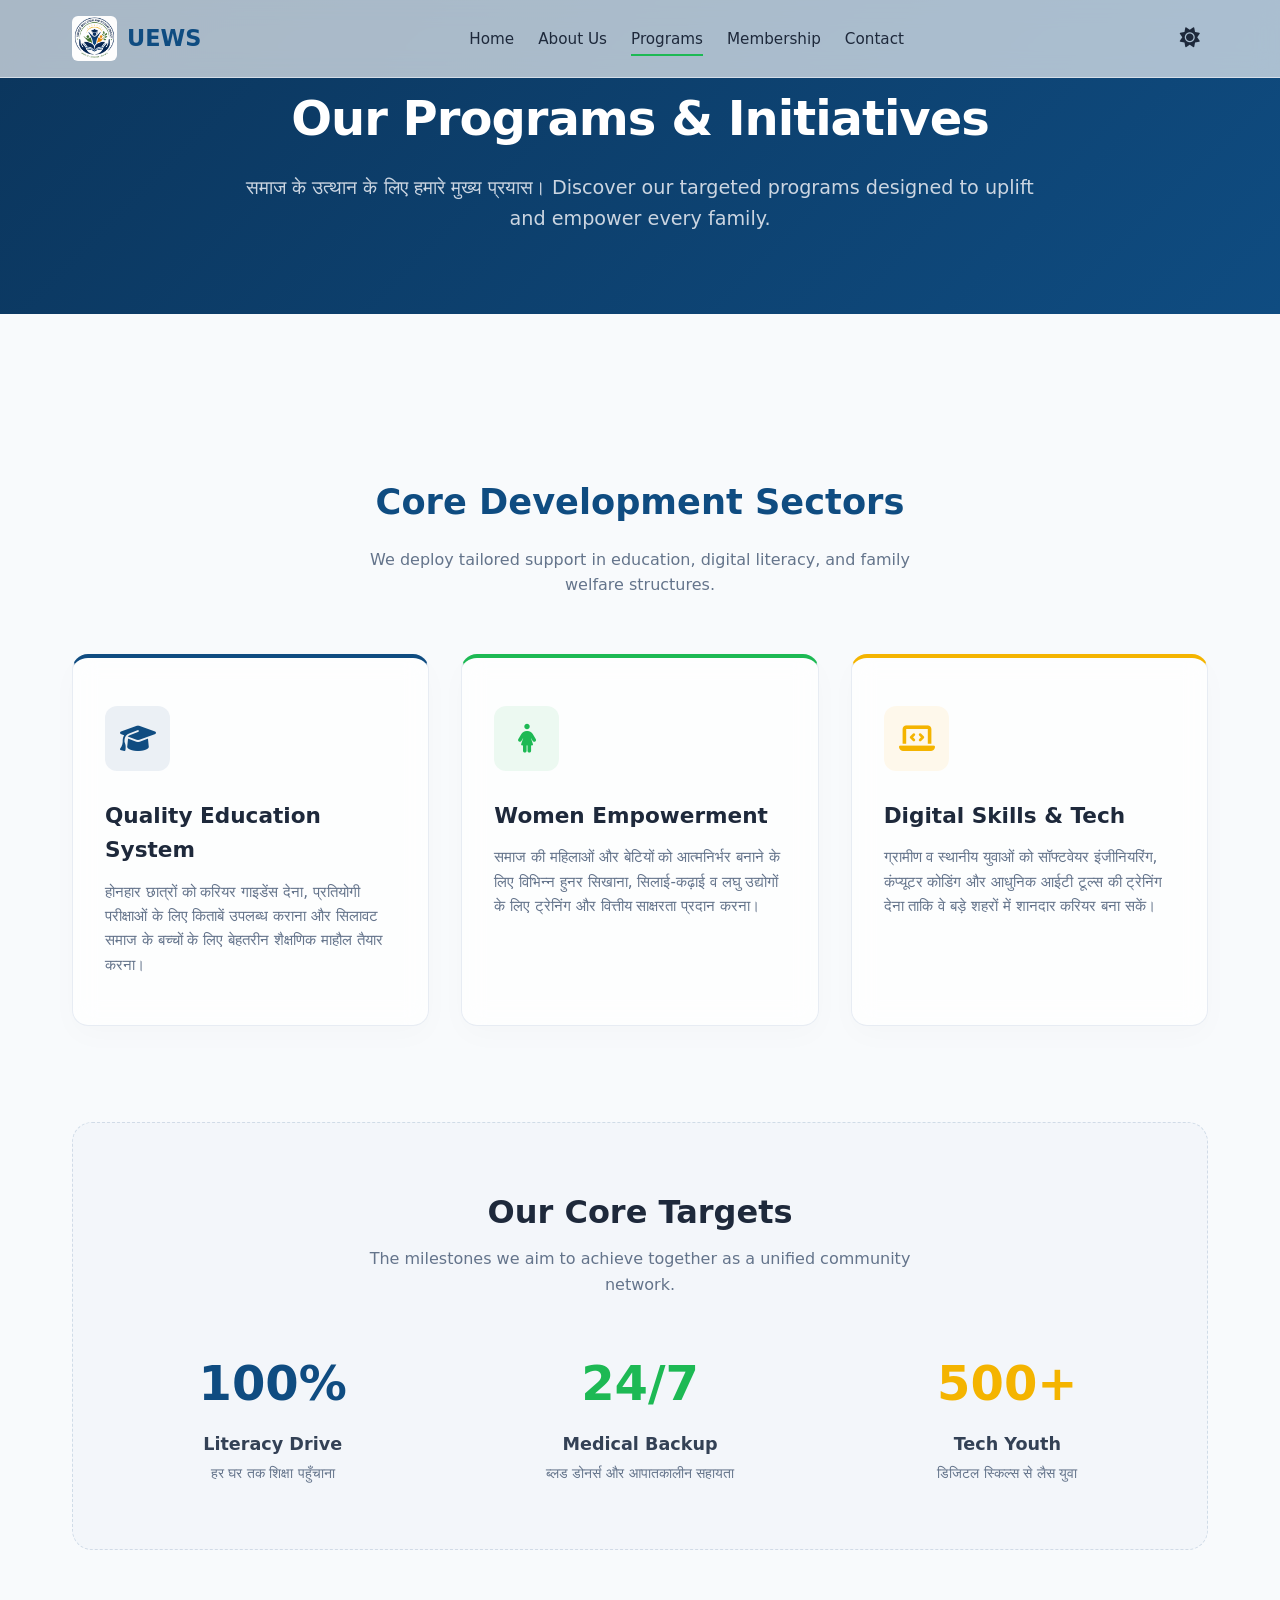
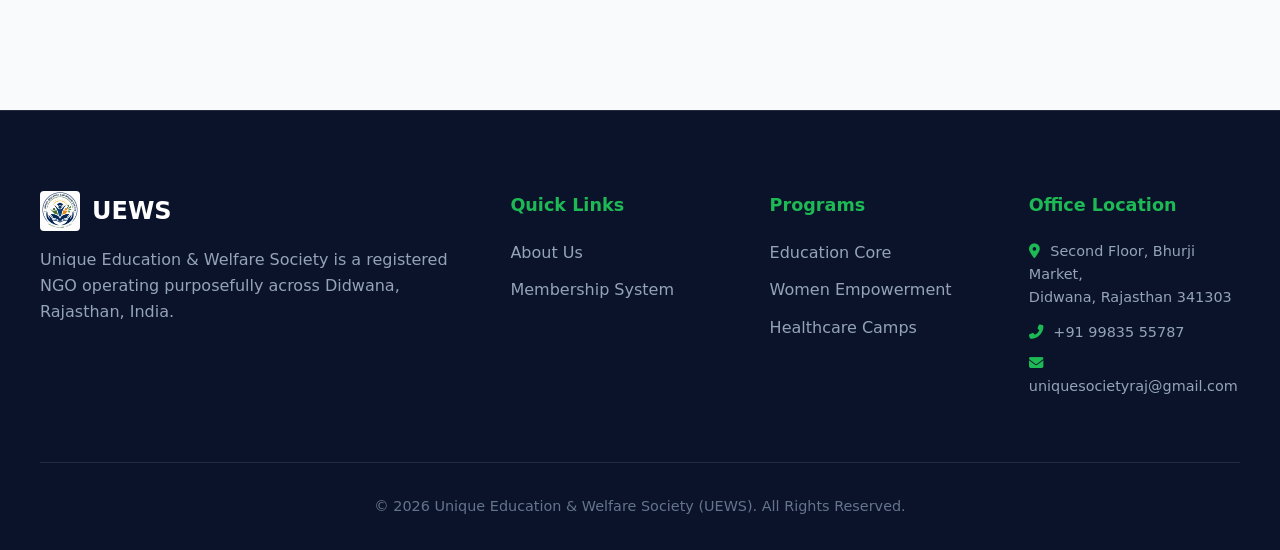
<file: programs.html>
<!DOCTYPE html>
<html lang="en" data-theme="light">
<head>
    <meta charset="UTF-8">
    <meta name="viewport" content="width=device-width, initial-scale=1.0">
        <!-- Google tag (gtag.js) -->
<script async src="https://www.googletagmanager.com/gtag/js?id=G-8P75WFD43E"></script>
<script>
  window.dataLayer = window.dataLayer || [];
  function gtag(){dataLayer.push(arguments);}
  gtag('js', new Date());

  gtag('config', 'G-8P75WFD43E');
</script>
    <title>Welfare Programs & Initiatives Matrix | UEWS</title>
    <meta name="description" content="Explore the diverse range of welfare initiatives organized by UEWS, including formal scholarships, technical skill programs, and regional healthcare setups.">
    <link rel="stylesheet" href="style.css">
    <link rel="stylesheet" href="https://cdnjs.cloudflare.com/ajax/libs/font-awesome/6.4.0/css/all.min.css">

    <link rel="icon" type="image/png" sizes="32x32" href="asset/cropped_circle_image.png">
    <link rel="icon" type="image/png" sizes="16x16" href="asset/cropped_circle_image.png">
    <link rel="apple-touch-icon" sizes="180x180" href="asset/cropped_circle_image.png">
</head>
<body>

<nav class="navbar">
        <div class="nav-container">
            <a href="index.html" class="brand" style="display: flex; align-items: center; gap: 10px;">
                <img src="/asset/uews-logo.png" alt="UEWS Logo" style="height: 45px; width: auto; border-radius: 6px; object-fit: cover;">
                <span style="font-weight: 700; color: var(--primary);">UEWS</span>
            </a>
            
            <ul class="nav-menu" id="navMenu">
                <li><a href="index.html" class="nav-link ">Home</a></li>
                <li><a href="about.html" class="nav-link">About Us</a></li>
                <li><a href="programs.html" class="nav-link active">Programs</a></li>
                <li><a href="membership.html" class="nav-link">Membership</a></li>
                <!-- <li><a href="blood-donation.html" class="nav-link">Blood Bank</a></li> -->
                <!-- <li><a href="gallery.html" class="nav-link">Gallery</a></li> -->
                <li><a href="contact.html" class="nav-link">Contact</a></li>
            </ul>
            <div class="nav-actions">
                <button id="themeToggle" class="theme-toggle" aria-label="Toggle Theme"><i class="fas fa-sun"></i></button>
                <button id="navToggle" class="nav-toggle" aria-label="Open Navigation Menu"><i class="fas fa-bars"></i></button>
            </div>
        </div>
    </nav>

<div style="background: linear-gradient(135deg, #0B355C 0%, #0F4C81 100%); color: #ffffff; padding: 5rem 1rem; text-align: center; margin-bottom: 4rem;">
        <div style="max-width: 800px; margin: 0 auto;">
            <h1 style="font-size: 3rem; font-weight: 800; margin: 0 0 1rem 0; letter-spacing: -1px;">Our Programs & Initiatives</h1>
            <p style="color: #cbd5e1; font-size: 1.2rem; line-height: 1.6; margin: 0; font-weight: 400;">
                समाज के उत्थान के लिए हमारे मुख्य प्रयास। Discover our targeted programs designed to uplift and empower every family.
            </p>
        </div>
    </div>

    <main class="container">
        
      <div style="text-align: center; margin-bottom: 3.5rem;">
    <h2 class="section-title" style="font-size: 2.2rem; font-weight: 800;">Core Development Sectors</h2>
    <p class="section-subtitle">We deploy tailored support in education, digital literacy, and family welfare structures.</p>
</div>

        <div class="grid-3" style="gap: 2rem; margin-bottom: 6rem;">
            
            <div class="glass-panel program-card" style="padding: 3rem 2rem; border-radius: 16px; background: var(--bg-card); transition: all 0.3s ease; border-top: 4px solid var(--primary); box-shadow: 0 10px 30px rgba(0,0,0,0.02);">
                <div style="background: rgba(15,76,129,0.08); width: 65px; height: 65px; border-radius: 12px; display: flex; align-items: center; justify-content: center; margin-bottom: 1.75rem;" class="program-icon-box">
                    <i class="fas fa-graduation-cap" style="font-size: 1.8rem; color: var(--primary);"></i>
                </div>
               <h3 style="font-size: 1.35rem; font-weight: 800; margin-bottom: 0.75rem;">Quality Education System</h3>
                <p style="color: var(--text-muted); font-size: 0.95rem; line-height: 1.6; margin: 0;">
                    होनहार छात्रों को करियर गाइडेंस देना, प्रतियोगी परीक्षाओं के लिए किताबें उपलब्ध कराना और सिलावट समाज के बच्चों के लिए बेहतरीन शैक्षणिक माहौल तैयार करना।
                </p>
            </div>

            <div class="glass-panel program-card" style="padding: 3rem 2rem; border-radius: 16px; background: var(--bg-card); transition: all 0.3s ease; border-top: 4px solid var(--secondary); box-shadow: 0 10px 30px rgba(0,0,0,0.02);">
                <div style="background: rgba(29,185,84,0.08); width: 65px; height: 65px; border-radius: 12px; display: flex; align-items: center; justify-content: center; margin-bottom: 1.75rem;" class="program-icon-box">
                    <i class="fas fa-female" style="font-size: 1.8rem; color: var(--secondary);"></i>
                </div>
                <h3 style="font-size: 1.35rem; font-weight: 800; margin-bottom: 0.75rem;">Women Empowerment</h3>
                <p style="color: var(--text-muted); font-size: 0.95rem; line-height: 1.6; margin: 0;">
                    समाज की महिलाओं और बेटियों को आत्मनिर्भर बनाने के लिए विभिन्न हुनर सिखाना, सिलाई-कढ़ाई व लघु उद्योगों के लिए ट्रेनिंग और वित्तीय साक्षरता प्रदान करना।
                </p>
            </div>

            <div class="glass-panel program-card" style="padding: 3rem 2rem; border-radius: 16px; background: var(--bg-card); transition: all 0.3s ease; border-top: 4px solid var(--accent); box-shadow: 0 10px 30px rgba(0,0,0,0.02);">
                <div style="background: rgba(244,180,0,0.08); width: 65px; height: 65px; border-radius: 12px; display: flex; align-items: center; justify-content: center; margin-bottom: 1.75rem;" class="program-icon-box">
                    <i class="fas fa-laptop-code" style="font-size: 1.8rem; color: var(--accent);"></i>
                </div>
                <h3 style="font-size: 1.35rem; font-weight: 800; margin-bottom: 0.75rem;">Digital Skills & Tech</h3>
                <p style="color: var(--text-muted); font-size: 0.95rem; line-height: 1.6; margin: 0;">
                    ग्रामीण व स्थानीय युवाओं को सॉफ्टवेयर इंजीनियरिंग, कंप्यूटर कोडिंग और आधुनिक आईटी टूल्स की ट्रेनिंग देना ताकि वे बड़े शहरों में शानदार करियर बना सकें।
                </p>
            </div>

        </div>

<section style="margin-bottom: 6rem; background: rgba(15, 76, 129, 0.02); padding: 4rem 2rem; border-radius: 20px; border: 1px dashed rgba(15, 76, 129, 0.15);">
            <div style="text-align: center; max-width: 600px; margin: 0 auto 3rem auto;">
                <h2 style="font-size: 2rem; font-weight: 800; margin-bottom: 0.5rem;">Our Core Targets</h2>
                <p style="color: var(--text-muted); margin: 0;">The milestones we aim to achieve together as a unified community network.</p>
            </div>

            <div class="grid-3" style="gap: 2rem;">
                <div style="text-align: center;">
                    <h3 style="font-size: 3rem; font-weight: 900; color: var(--primary); margin: 0 0 0.5rem 0;">100%</h3>
                    <h5 style="font-size: 1.1rem; font-weight: 700; color: #334155; margin: 0 0 0.25rem 0;">Literacy Drive</h5>
                    <p style="color: var(--text-muted); font-size: 0.9rem; margin: 0;">हर घर तक शिक्षा पहुँचाना</p>
                </div>
                <div style="text-align: center;">
                    <h3 style="font-size: 3rem; font-weight: 900; color: var(--secondary); margin: 0 0 0.5rem 0;">24/7</h3>
                    <h5 style="font-size: 1.1rem; font-weight: 700; color: #334155; margin: 0 0 0.25rem 0;">Medical Backup</h5>
                    <p style="color: var(--text-muted); font-size: 0.9rem; margin: 0;">ब्लड डोनर्स और आपातकालीन सहायता</p>
                </div>
                <div style="text-align: center;">
                    <h3 style="font-size: 3rem; font-weight: 900; color: var(--accent); margin: 0 0 0.5rem 0;">500+</h3>
                    <h5 style="font-size: 1.1rem; font-weight: 700; color: #334155; margin: 0 0 0.25rem 0;">Tech Youth</h5>
                    <p style="color: var(--text-muted); font-size: 0.9rem; margin: 0;">डिजिटल स्किल्स से लैस युवा</p>
                </div>
            </div>
        </section>

    </main>

<footer class="footer">
        <div class="footer-grid">
            <div class="footer-brand">
                <div style="display: flex; align-items: center; gap: 12px; margin-bottom: 1rem;">
                    <img src="/asset/uews-logo.png" alt="UEWS Logo" style="height: 40px; width: auto; border-radius: 4px; object-fit: cover;">
                    <h4 style="margin: 0; font-size: 1.5rem; color: #ffffff;">UEWS</h4>
                </div>
                <p style="color: #94A3B8; margin-top: 0.5rem;">Unique Education & Welfare Society is a registered NGO operating purposefully across Didwana, Rajasthan, India.</p>
            </div>
            <div class="footer-col">
                <h5>Quick Links</h5>
                <ul>
                    <li><a href="about.html">About Us</a></li>
                    <li><a href="membership.html">Membership System</a></li>
                </ul>
            </div>
            <div class="footer-col">
                <h5>Programs</h5>
                <ul>
                    <li><a href="programs.html">Education Core</a></li>
                    <li><a href="programs.html">Women Empowerment</a></li>
                    <li><a href="programs.html">Healthcare Camps</a></li>
                </ul>
            </div>
            
            <div class="footer-col">
                <h5>Office Location</h5>
                <p style="color: #94A3B8; font-size: 0.9rem; margin-bottom: 0.75rem;">
                    <i class="fas fa-map-marker-alt" style="color: var(--secondary); margin-right: 6px;"></i> Second Floor, Bhurji Market,<br>Didwana, Rajasthan 341303
                </p>
                <p style="margin-bottom: 0.5rem; font-size: 0.9rem;">
                    <a href="tel:+919983555787" style="color: #94A3B8; text-decoration: none; transition: color 0.3s;" onmouseover="this.style.color='var(--secondary)'" onmouseout="this.style.color='#94A3B8'">
                        <i class="fas fa-phone-alt" style="color: var(--secondary); margin-right: 6px;"></i> +91 99835 55787
                    </a>
                </p>
                <p style="font-size: 0.9rem;">
                    <a href="mailto:uniquesocietyraj@gmail.com" style="color: #94A3B8; text-decoration: none; transition: color 0.3s;" onmouseover="this.style.color='var(--secondary)'" onmouseout="this.style.color='#94A3B8'">
                        <i class="fas fa-envelope" style="color: var(--secondary); margin-right: 6px;"></i> uniquesocietyraj@gmail.com
                    </a>
                </p>
            </div>
        </div>
        <div class="footer-bottom">
            <p>&copy; 2026 Unique Education & Welfare Society (UEWS). All Rights Reserved.</p>
        </div>
    </footer>

    <script src="script.js"></script>
</body>
</html>
</file>
<file: style.css>
/* ==========================================================================
   GLOBAL STYLES & VARIABLES (Modern 2026 Theme Architecture)
   ========================================================================== */
:root {
    --primary: #0F4C81;
    --secondary: #1DB954;
    --accent: #F4B400;
    --bg-main: #F8FAFC;
    --bg-card: rgba(255, 255, 255, 0.75);
    --text-main: #1E293B;
    --text-muted: #64748B;
    --border-color: rgba(226, 232, 240, 0.8);
    --glass-blur: blur(12px);
    --shadow-soft: 0 8px 32px 0 rgba(15, 76, 129, 0.06);
    --transition-smooth: all 0.4s cubic-bezier(0.4, 0, 0.2, 1);
    --font-sans: 'Poppins', 'Inter', system-ui, sans-serif;
}

[data-theme="dark"] {
    --primary: #3B82F6;
    --secondary: #10B981;
    --bg-main: #0F172A;
    --bg-card: rgba(30, 41, 59, 0.7);
    --text-main: #F8FAFC;
    --text-muted: #94A3B8;
    --border-color: rgba(51, 65, 85, 0.5);
    --shadow-soft: 0 8px 32px 0 rgba(0, 0, 0, 0.3);
}

* {
    box-sizing: border-box;
    margin: 0;
    padding: 0;
}

body {
    font-family: var(--font-sans);
    background-color: var(--bg-main);
    color: var(--text-main);
    line-height: 1.6;
    overflow-x: hidden;
    transition: var(--transition-smooth);
}

img {
    max-width: 100%;
    height: auto;
    display: block;
}

a {
    text-decoration: none;
    color: inherit;
}

/* ==========================================================================
   SHARED GLASSMORPHISM COMPONENT ARCHITECTURE
   ========================================================================== */
.glass-panel {
    background: var(--bg-card);
    backdrop-filter: var(--glass-blur);
    -webkit-backdrop-filter: var(--glass-blur);
    border: 1px solid var(--border-color);
    box-shadow: var(--shadow-soft);
    border-radius: 16px;
    transition: var(--transition-smooth);
}

.glass-panel:hover {
    transform: translateY(-4px);
    box-shadow: 0 12px 40px 0 rgba(15, 76, 129, 0.12);
}

/* ==========================================================================
   NAVIGATION BAR
   ========================================================================== */
.navbar {
    position: fixed;
    top: 0;
    width: 100%;
    z-index: 1000;
    background: rgba(255, 255, 255, 0.65);
    backdrop-filter: var(--glass-blur);
    -webkit-backdrop-filter: var(--glass-blur);
    border-bottom: 1px solid var(--border-color);
    transition: var(--transition-smooth);
}

[data-theme="dark"] .navbar {
    background: rgba(15, 23, 42, 0.65);
}

.nav-container {
    max-width: 1200px;
    margin: 0 auto;
    display: flex;
    justify-content: space-between;
    align-items: center;
    padding: 1rem 2rem;
}

.brand {
    font-weight: 700;
    font-size: 1.4rem;
    color: var(--primary);
}

.nav-menu {
    display: flex;
    gap: 1.5rem;
    align-items: center;
    list-style: none;
}

.nav-link {
    font-weight: 500;
    font-size: 0.95rem;
    position: relative;
    padding: 0.5rem 0;
    transition: var(--transition-smooth);
}

.nav-link::after {
    content: '';
    position: absolute;
    bottom: 0;
    left: 0;
    width: 0;
    height: 2px;
    background: var(--secondary);
    transition: var(--transition-smooth);
}

.nav-link:hover::after,
.nav-link.active::after {
    width: 100%;
}

.nav-actions {
    display: flex;
    align-items: center;
    gap: 1rem;
}

.theme-toggle {
    background: none;
    border: none;
    cursor: pointer;
    font-size: 1.25rem;
    color: var(--text-main);
    padding: 0.5rem;
}

.nav-toggle {
    display: none;
    background: none;
    border: none;
    font-size: 1.5rem;
    cursor: pointer;
    color: var(--text-main);
}

/* ==========================================================================
   BUTTONS SYSTEM
   ========================================================================== */
.btn {
    display: inline-flex;
    align-items: center;
    justify-content: center;
    padding: 0.75rem 1.5rem;
    border-radius: 8px;
    font-weight: 600;
    transition: var(--transition-smooth);
    cursor: pointer;
    border: none;
}

.btn-primary {
    background-color: var(--primary);
    color: #ffffff;
}

.btn-primary:hover {
    opacity: 0.9;
    transform: scale(1.02);
}

.btn-secondary {
    background-color: var(--secondary);
    color: #ffffff;
}

.btn-secondary:hover {
    opacity: 0.9;
    transform: scale(1.02);
}

.btn-outline {
    background: transparent;
    border: 2px solid var(--primary);
    color: var(--primary);
}

.btn-outline:hover {
    background: var(--primary);
    color: #ffffff;
}

/* ==========================================================================
   HERO SECTIONS & CONTAINER ENGINE
   ========================================================================== */
.container {
    max-width: 1200px;
    margin: 0 auto;
    padding: 6rem 2rem 4rem;
}

.hero {
    min-height: 85vh;
    display: flex;
    align-items: center;
    background: radial-gradient(circle at top right, rgba(15,76,129,0.08), transparent 50%),
                radial-gradient(circle at bottom left, rgba(29,185,84,0.08), transparent 50%);
    padding-top: 7rem;
}

.grid-2 {
    display: grid;
    grid-template-columns: 1fr 1fr;
    gap: 3rem;
    align-items: center;
}

.grid-3 {
    display: grid;
    grid-template-columns: repeat(auto-fit, minmax(300px, 1fr));
    gap: 2rem;
}

.section-title {
    font-size: 2.2rem;
    margin-bottom: 1rem;
    text-align: center;
    color: var(--primary);
}

.section-subtitle {
    text-align: center;
    color: var(--text-muted);
    margin-bottom: 3rem;
    max-width: 600px;
    margin-left: auto;
    margin-right: auto;
}

/* ==========================================================================
   STATISTICS COUNTERS
   ========================================================================== */
.stats-section {
    background: var(--primary);
    color: white;
    padding: 4rem 2rem;
    text-align: center;
}

.stats-grid {
    max-width: 1200px;
    margin: 0 auto;
    display: grid;
    grid-template-columns: repeat(auto-fit, minmax(200px, 1fr));
    gap: 2rem;
}

.stat-card h3 {
    font-size: 3rem;
    margin-bottom: 0.5rem;
    color: var(--accent);
}

/* ==========================================================================
   FORMS CONSOLE
   ========================================================================== */
.form-group {
    margin-bottom: 1.5rem;
}

.form-group label {
    display: block;
    margin-bottom: 0.5rem;
    font-weight: 500;
}

.form-control {
    width: 100%;
    padding: 0.75rem 1rem;
    border: 1px solid var(--border-color);
    background: rgba(255, 255, 255, 0.5);
    border-radius: 8px;
    color: var(--text-main);
    font-family: var(--font-sans);
    transition: var(--transition-smooth);
}

[data-theme="dark"] .form-control {
    background: rgba(15, 23, 42, 0.5);
}

.form-control:focus {
    outline: none;
    border-color: var(--primary);
    box-shadow: 0 0 0 3px rgba(15, 76, 129, 0.2);
}

/* ==========================================================================
   MASONRY GALLERY & LIGHTBOX SYSTEMS
   ========================================================================== */
.gallery-filters {
    display: flex;
    justify-content: center;
    gap: 1rem;
    margin-bottom: 2rem;
}

.filter-btn {
    background: var(--bg-card);
    border: 1px solid var(--border-color);
    padding: 0.5rem 1.25rem;
    border-radius: 20px;
    cursor: pointer;
    transition: var(--transition-smooth);
    color: var(--text-main);
}

.filter-btn.active, .filter-btn:hover {
    background: var(--primary);
    color: white;
}

.masonry-grid {
    columns: 3 300px;
    column-gap: 1.5rem;
}

.gallery-item {
    break-inside: avoid;
    margin-bottom: 1.5rem;
    overflow: hidden;
    cursor: pointer;
}

.gallery-item img {
    border-radius: 12px;
    transition: var(--transition-smooth);
}

.gallery-item:hover img {
    transform: scale(1.03);
}

.lightbox {
    position: fixed;
    top:0; left:0; width:100%; height:100%;
    background: rgba(0,0,0,0.9);
    z-index: 2000;
    display: flex;
    align-items: center;
    justify-content: center;
    opacity: 0;
    pointer-events: none;
    transition: var(--transition-smooth);
}

.lightbox.active {
    opacity: 1;
    pointer-events: auto;
}

.lightbox-content {
    max-width: 85%;
    max-height: 85%;
    border-radius: 8px;
}

/* ==========================================================================
   MODERN CAPSULE GRID HERO LAYOUT (AS REQUESTED)
   ========================================================================== */
.grid-hero-section {
    background-color: #f8fafc; /* साफ़ सफ़ेद/हल्का ग्रे बैकग्राउंड जैसा इमेज में है */
    min-height: 85vh;
    width: 100%;
    display: flex;
    align-items: center;
    padding-top: 100px;
    padding-bottom: 4rem;
    overflow: hidden;
}

/* डार्क मोड के लिए बैकग्राउंड कलर एडजस्टमेंट */
[data-theme="dark"] .grid-hero-section {
    background-color: #0f172a;
}

.hero-grid-container {
    display: grid;
    grid-template-columns: 1.1fr 0.9fr; /* दो हिस्सों में विभाजन */
    gap: 4rem;
    align-items: center;
    width: 100%;
}

/* --- LEFT CONTENT STYLING --- */
.hero-left-text {
    max-width: 680px;
}

.hero-mini-tag {
    background: rgba(29, 185, 84, 0.12);
    color: var(--secondary);
    padding: 0.5rem 1rem;
    border-radius: 50px;
    font-weight: 700;
    font-size: 0.85rem;
    display: inline-block;
    margin-bottom: 1.5rem;
    letter-spacing: 0.5px;
}

.hero-main-title {
    font-size: 3rem !important;
    line-height: 1.15;
    font-weight: 800;
    color: #1e293b;
    margin-bottom: 1.5rem;
}

[data-theme="dark"] .hero-main-title {
    color: #ffffff;
}

.hero-main-title span {
    color: var(--primary); /* सिलावट समाज को हाईलाइट करने के लिए मुख्य रंग */
}

.hero-desc-p {
    font-size: 1.1rem !important;
    line-height: 1.6;
    color: #64748b;
    margin-bottom: 2.5rem;
}

[data-theme="dark"] .hero-desc-p {
    color: #94a3b8;
}

.hero-action-buttons {
    display: flex;
    gap: 1.25rem;
    flex-wrap: wrap;
}

/* --- RIGHT IMAGE CAPSULE GRID STYLING --- */
.hero-right-graphics {
    display: grid;
    grid-template-columns: 1fr 1fr;
    gap: 1.5rem;
    width: 100%;
    height: 550px;
}

.graphic-col {
    display: flex;
    flex-direction: column;
    gap: 1.5rem;
}

/* इमेज ग्रिड को ऊपर-नीचे (Staggered) लुक देने के लिए */
.col-down {
    transform: translateY(30px);
}

.capsule-card {
    width: 100%;
    border-radius: 100px; /* कैप्सूल जैसी गोल गोलाई */
    overflow: hidden;
    box-shadow: 0 15px 35px rgba(0, 0, 0, 0.08);
    transition: transform 0.4s ease, box-shadow 0.4s ease;
    background: #e2e8f0;
}

/* होवर करने पर हल्का सा एनीमेशन */
.capsule-card:hover {
    transform: translateY(-5px) scale(1.02);
    box-shadow: 0 20px 40px rgba(0, 0, 0, 0.15);
}

.img-tall {
    height: 320px;
}

.img-short {
    height: 200px;
}

.capsule-card img {
    width: 100%;
    height: 100%;
    object-fit: cover; /* इमेज कभी खिंचेगी या फटेगी नहीं */
    object-position: center;
}

/* --- RESPONSIVE MOBILE VIEW --- */
@media (max-width: 992px) {
    .hero-grid-container {
        grid-template-columns: 1fr; /* मोबाइल पर एक के नीचे एक हो जाएगा */
        gap: 3rem;
        text-align: center;
    }
    
    .hero-action-buttons {
        justify-content: center;
    }
    
    .hero-main-title {
        font-size: 2.2rem !important;
    }
    
    .hero-right-graphics {
        height: 450px;
        max-width: 450px;
        margin: 0 auto;
    }
    
    .col-down {
        transform: translateY(15px);
    }
    
    .img-tall { height: 240px; }
    .img-short { height: 160px; }
}


/* ==========================================================================
   SWIPER CARDS STYLING
   ========================================================================== */
.community-swiper {
    width: 100%;
    height: auto;
}

.swiper-custom-card {
    height: auto !important;
    display: flex;
    flex-direction: column;
    justify-content: space-between;
    padding: 2rem;
    border-radius: 16px;
    background: var(--bg-card);
    box-sizing: border-box;
}

.swiper-card-text {
    color: var(--text-muted);
    line-height: 1.6;
    font-style: italic;
    font-size: 0.95rem;
    margin-bottom: 1.5rem;
}

.swiper-card-footer {
    display: flex;
    align-items: center;
    gap: 12px;
    border-top: 1px solid rgba(0, 0, 0, 0.05);
    padding-top: 1rem;
}

.swiper-avatar {
    color: #fff;
    width: 45px;
    height: 45px;
    border-radius: 50%;
    display: flex;
    align-items: center;
    justify-content: center;
    font-weight: 700;
    font-size: 1.1rem;
}

.swiper-role {
    margin: 0;
    font-size: 0.8rem;
    color: var(--secondary);
    font-weight: 600;
}

/* डॉट्स का रंग आपकी थीम के अनुसार करने के लिए */
.swiper-pagination-bullet-active {
    background: var(--primary) !important;
}

/* ==========================================================================
   FOOTER ARCHITECTURE
   ========================================================================== */
.footer {
    background: #0B132B;
    color: #F8FAFC;
    padding: 5rem 2rem 2rem;
    border-top: 1px solid rgba(255,255,255,0.1);
}

.footer-grid {
    max-width: 1200px;
    margin: 0 auto;
    display: grid;
    grid-template-columns: 2fr repeat(3, 1fr);
    gap: 3rem;
    margin-bottom: 4rem;
}

.footer-brand h4 {
    font-size: 1.5rem;
    color: white;
    margin-bottom: 1rem;
}

.footer-col h5 {
    font-size: 1.1rem;
    margin-bottom: 1.25rem;
    color: var(--secondary);
}

.footer-col ul {
    list-style: none;
}

.footer-col ul li {
    margin-bottom: 0.75rem;
}

.footer-col ul li a {
    color: #94A3B8;
    transition: var(--transition-smooth);
}

.footer-col ul li a:hover {
    color: white;
    padding-left: 4px;
}

.footer-bottom {
    max-width: 1200px;
    margin: 0 auto;
    padding-top: 2rem;
    border-top: 1px solid rgba(255,255,255,0.1);
    text-align: center;
    color: #64748B;
    font-size: 0.9rem;
}


/* ==========================================================================
   FAQ ACCORDION STYLING
   ========================================================================== */
.faq-card {
    transition: all 0.3s ease;
    background: var(--bg-card);
}

.faq-card:hover {
    box-shadow: 0 8px 20px rgba(0, 0, 0, 0.05) !important;
    transform: translateY(-2px);
}

/* जब एक्टिव होगा तो तीर का निशान घूम जाएगा */
.faq-card.active .faq-icon {
    transform: rotate(180px);
}

/* ==========================================================================
   RESPONSIVE DESIGN ADAPTATIONS (Mobile-First Philosophy)
   ========================================================================== */
@media (max-width: 992px) {
    .grid-2 { grid-template-columns: 1fr; gap: 2.5rem; }
    .footer-grid { grid-template-columns: 1fr 1fr; }
}

@media (max-width: 768px) {
    .nav-menu {
        position: fixed;
        top: 65px;
        left: -100%;
        width: 100%;
        height: calc(100vh - 65px);
        background: var(--bg-main);
        flex-direction: column;
        padding: 3rem 2rem;
        transition: var(--transition-smooth);
        align-items: flex-start;
        box-shadow: var(--shadow-soft);
    }
    .nav-menu.active { left: 0; }
    .nav-toggle { display: block; }
    .footer-grid { grid-template-columns: 1fr; gap: 2rem; }
}



/* ==========================================================================
   PREMIUM MEMBERSHIP FORM STYLING
   ========================================================================== */
.form-group-custom {
    display: flex;
    flex-direction: column;
    gap: 0.5rem;
}

.form-group-custom label {
    font-size: 0.9rem;
    font-weight: 600;
    color: #475569;
}

/* इनपुट विद आइकॉन कंटेनर */
.input-with-icon {
    position: relative;
    display: flex;
    align-items: center;
}

.icon-placeholder {
    position: absolute;
    left: 1rem;
    color: #94a3b8;
    font-size: 0.95rem;
    pointer-events: none;
}

/* नया मॉडर्न इनपुट फील्ड */
.form-control-custom {
    width: 100%;
    padding: 0.85rem 1rem 0.85rem 2.5rem;
    border: 1.5px solid #e2e8f0;
    border-radius: 10px;
    background: transparent;
    color: #1e293b;
    font-size: 0.95rem;
    transition: all 0.3s ease;
    box-sizing: border-box;
}

.form-control-custom:focus {
    outline: none;
    border-color: var(--primary);
    box-shadow: 0 0 0 4px rgba(15, 76, 129, 0.08);
}

/* लेफ्ट साइड कार्ड्स होवर इफ़ेक्ट */
.benefit-item-card:hover {
    transform: translateX(5px);
    box-shadow: 0 10px 20px rgba(0,0,0,0.03) !important;
}

/* कस्टमाइज्ड मॉडर्न चेकबॉक्स */
.checkbox-container {
    display: flex;
    align-items: center;
    position: relative;
    padding-left: 28px;
    cursor: pointer;
    font-size: 0.9rem;
    font-weight: 500;
    color: #334155;
    user-select: none;
}

.checkbox-container input {
    position: absolute;
    opacity: 0;
    cursor: pointer;
    height: 0;
    width: 0;
}

.checkmark {
    position: absolute;
    left: 0;
    height: 18px;
    width: 18px;
    background-color: #f1f5f9;
    border: 1.5px solid #cbd5e1;
    border-radius: 4px;
    transition: all 0.2s;
}

.checkbox-container:hover input ~ .checkmark {
    border-color: var(--secondary);
}

.checkbox-container input:checked ~ .checkmark {
    background-color: var(--secondary);
    border-color: var(--secondary);
}

.checkmark:after {
    content: "";
    position: absolute;
    display: none;
}

.checkbox-container input:checked ~ .checkmark:after {
    display: block;
}

.checkbox-container .checkmark:after {
    left: 5px;
    top: 2px;
    width: 4px;
    height: 8px;
    border: solid white;
    border-width: 0 2px 2px 0;
    transform: rotate(45deg);
}

/* दिल की धड़कन (Heartbeat) एनीमेशन */
.animate-pulse-heart {
    animation: heartBeatGlow 1.4s infinite;
}

@keyframes heartBeatGlow {
    0% { transform: scale(1); }
    14% { transform: scale(1.2); }
    28% { transform: scale(1); }
    42% { transform: scale(1.2); }
    70% { transform: scale(1); }
}

/* सबमिट बटन होवर */
.submit-membership-btn:hover {
    transform: translateY(-3px);
    box-shadow: 0 12px 25px rgba(15, 76, 129, 0.2) !important;
}

/* मोबाइल रिस्पॉन्सिवनेस */
@media (max-width: 768px) {
    .form-responsive-row {
        grid-template-columns: 1fr !important;
        gap: 1.25rem !important;
    }
    .form-container-card {
        padding: 2rem 1.5rem !important;
    }
}



/* ==========================================================================
   CONTACT PAGE MODERN STYLING
   ========================================================================== */
.form-group-contact {
    display: flex;
    flex-direction: column;
    gap: 0.5rem;
}

.form-group-contact label {
    font-size: 0.9rem;
    font-weight: 600;
    color: #475569;
}

.input-icon-wrapper {
    position: relative;
    display: flex;
    align-items: center;
}

.field-icon {
    position: absolute;
    left: 1rem;
    color: #94a3b8;
    font-size: 0.95rem;
    pointer-events: none;
}

.form-control-contact {
    width: 100%;
    padding: 0.85rem 1rem 0.85rem 2.5rem;
    border: 1.5px solid #e2e8f0;
    border-radius: 10px;
    background: transparent;
    color: #1e293b;
    font-size: 0.95rem;
    transition: all 0.3s ease;
    box-sizing: border-box;
}

.form-control-contact:focus {
    outline: none;
    border-color: var(--primary);
    box-shadow: 0 0 0 4px rgba(15, 76, 129, 0.08);
}

.contact-info-card:hover {
    transform: translateX(4px);
    box-shadow: 0 15px 30px rgba(0,0,0,0.04) !important;
}

.contact-submit-btn:hover {
    transform: translateY(-3px);
    box-shadow: 0 12px 25px rgba(15, 76, 129, 0.2) !important;
}

[data-theme="dark"] .contact-info-card h3,
[data-theme="dark"] .contact-form-container h3,
[data-theme="dark"] .contact-info-card h5 {
    color: #f8fafc !important;
}

@media (max-width: 768px) {
    .contact-form-container {
        padding: 2rem 1.5rem !important;
    }
}

/* 🎯 डार्क मोड में फोकस कार्ड की हेडिंग का रंग सुधारने के लिए */
[data-theme="dark"] .focus-card h3 {
    color: #f8fafc !important; /* यह डार्क मोड में हेडिंग को चमकदार ऑफ-व्हाइट बना देगा */
}
/* 🎯 डार्क मोड में FAQ के सवालों का रंग चमकाने के लिए */
[data-theme="dark"] .faq-header h4 {
    color: #f8fafc !important; /* यह डार्क मोड में सवालों को चमकदार ऑफ-व्हाइट बना देगा */
}
</file>
